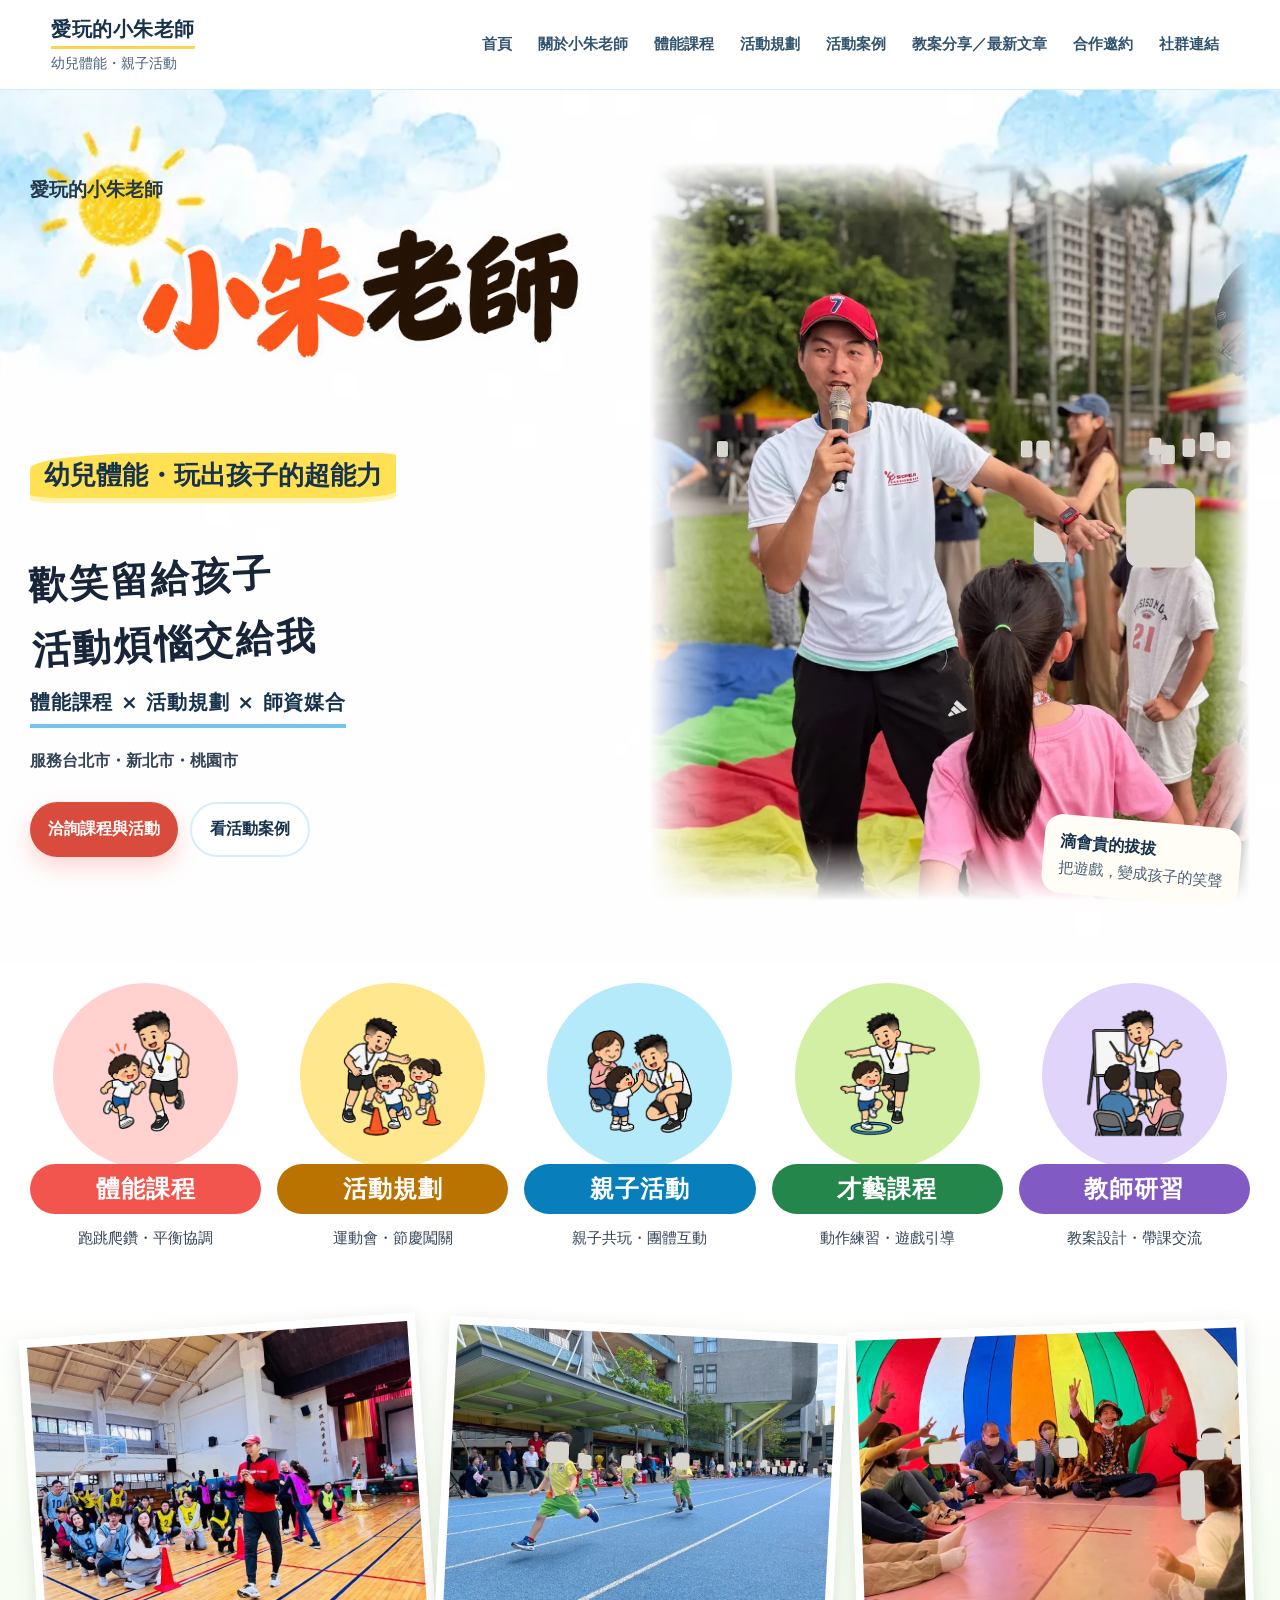
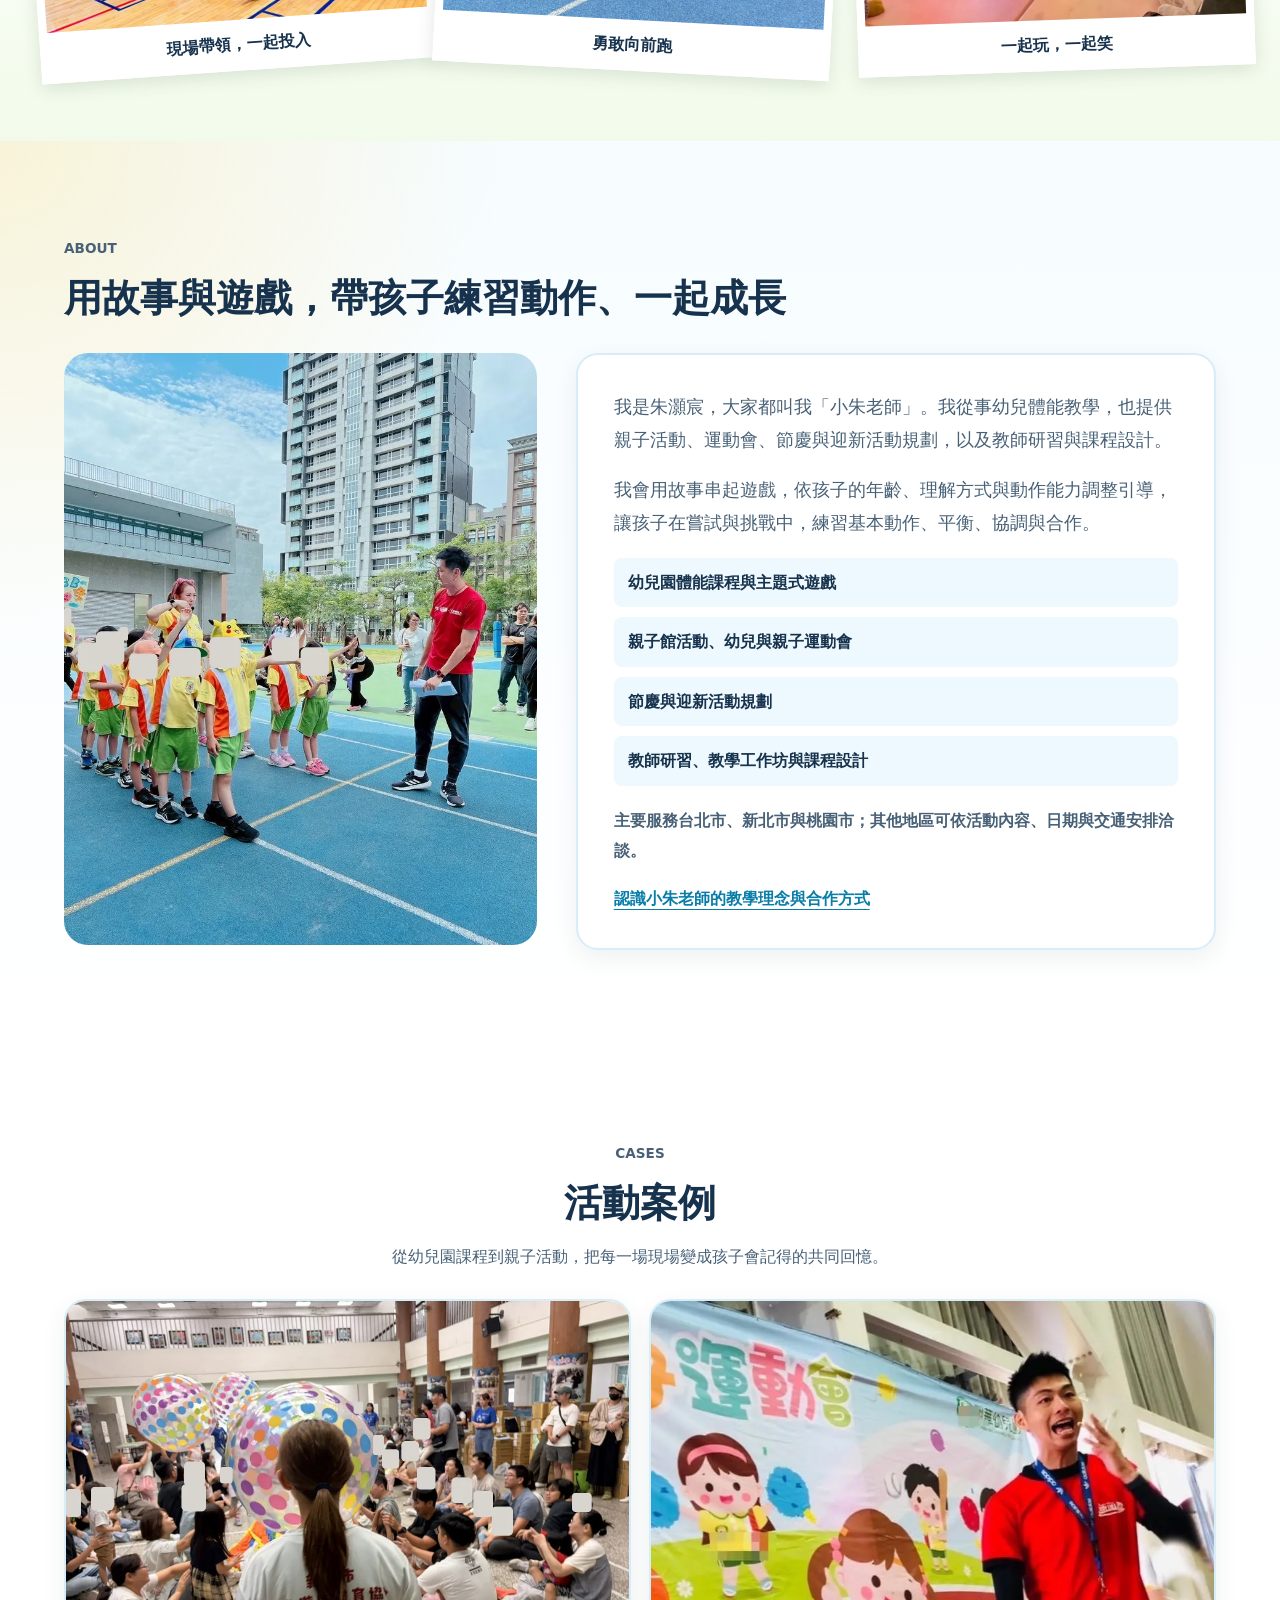
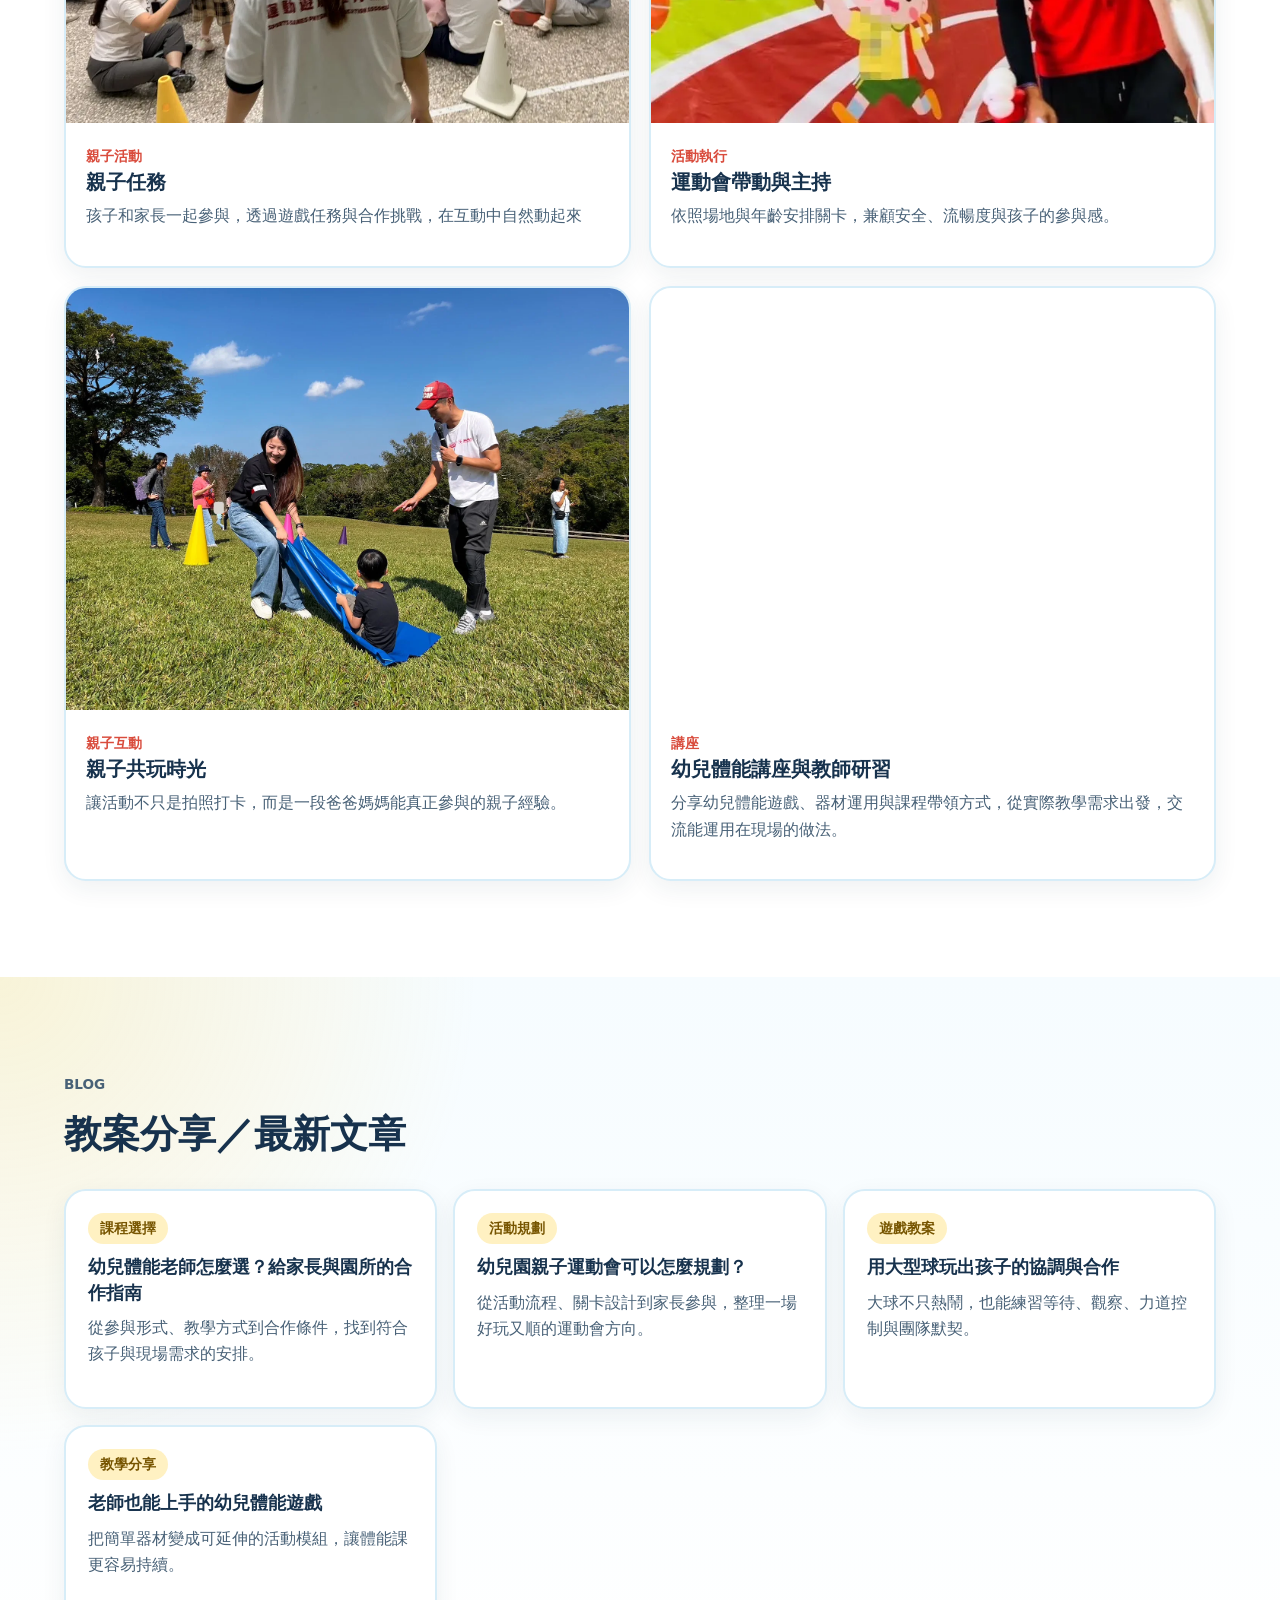
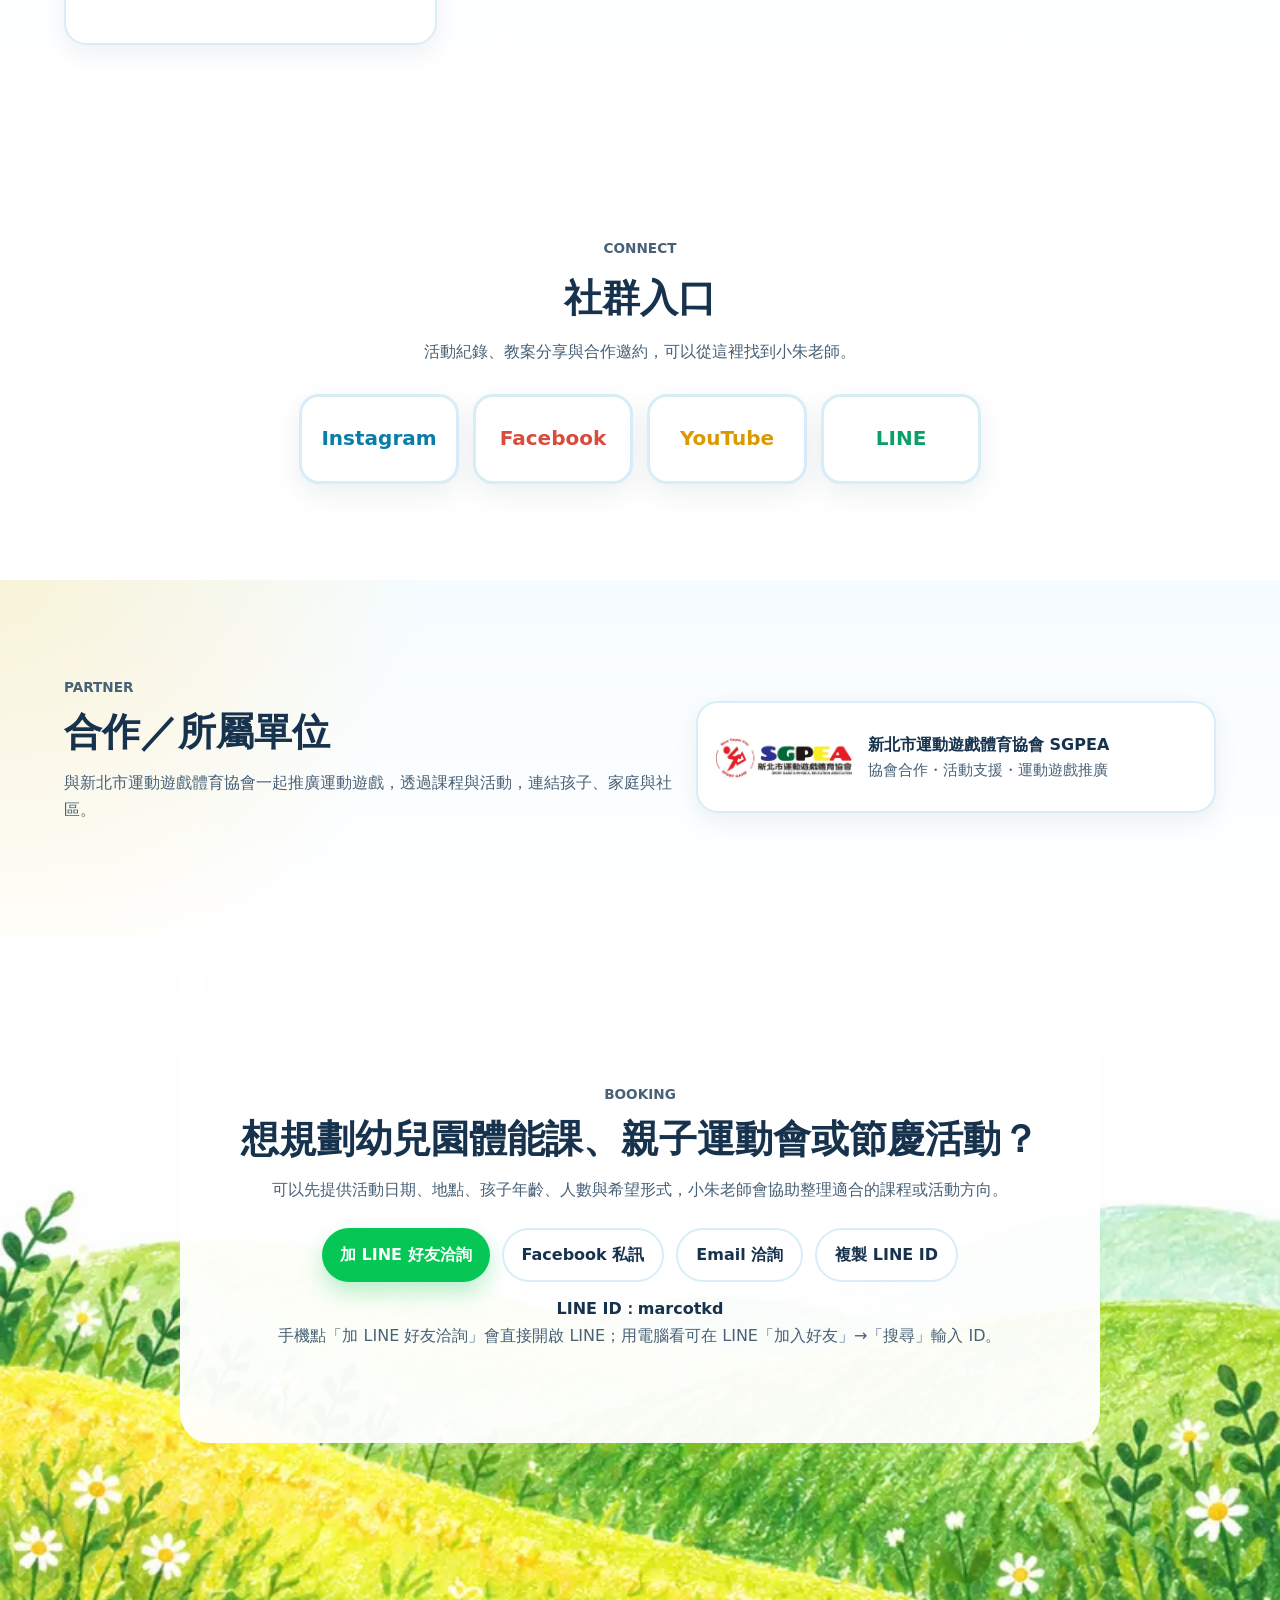
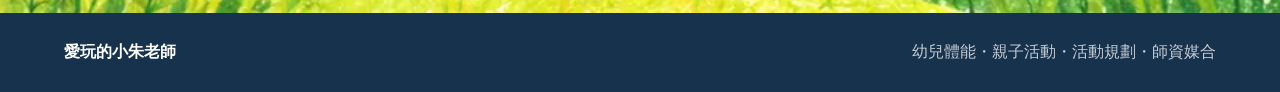
<file: index.html>
<!doctype html>
<html lang="zh-Hant">
  <head>
    <meta charset="utf-8" />
    <meta name="viewport" content="width=device-width, initial-scale=1" />
    <title>愛玩的小朱老師｜台北、新北、桃園幼兒體能老師・親子活動</title>
    <meta
      name="description"
      content="愛玩的小朱老師朱灝宸，服務台北市、新北市、桃園市，提供幼兒園體能課程、親子活動與運動會規劃。了解教學方式、活動案例與合作流程。"
    />
    <link
      rel="icon"
      type="image/svg+xml"
      href="data:image/svg+xml,%3Csvg xmlns='http://www.w3.org/2000/svg' viewBox='0 0 64 64'%3E%3Crect width='64' height='64' rx='16' fill='%2379cef2'/%3E%3Ccircle cx='24' cy='24' r='12' fill='%23ffd34e'/%3E%3Ccircle cx='41' cy='38' r='14' fill='%23ff6f61'/%3E%3Cpath d='M18 44c8 6 20 6 28 0' fill='none' stroke='white' stroke-width='5' stroke-linecap='round'/%3E%3C/svg%3E"
    />
    <link rel="canonical" href="https://hn13920753.github.io/" />
    <meta name="theme-color" content="#79cef2" />
    <link rel="stylesheet" href="/styles.css" />
  <script type="application/ld+json">{"@context": "https://schema.org", "@type": "WebSite", "@id": "https://hn13920753.github.io/#website", "url": "https://hn13920753.github.io/", "name": "愛玩的小朱老師", "inLanguage": "zh-Hant"}</script>
  <meta name="google-site-verification" content="uI-QsLlqIw6Osk7ZbJQV8DqD3nO29lWq_T3cJehXbHA" />
  
<meta property="og:type" content="website"><meta property="og:site_name" content="愛玩的小朱老師"><meta property="og:title" content="愛玩的小朱老師｜台北、新北、桃園幼兒體能老師・親子活動"><meta property="og:description" content="愛玩的小朱老師朱灝宸，服務台北市、新北市、桃園市，提供幼兒園體能課程、親子活動與運動會規劃。了解教學方式、活動案例與合作流程。"><meta property="og:url" content="https://hn13920753.github.io/"><meta property="og:image" content="https://hn13920753.github.io/assets/og-image.jpg"><meta property="og:image:width" content="1200"><meta property="og:image:height" content="630"><meta property="og:locale" content="zh_TW"><meta name="twitter:card" content="summary_large_image">
</head>
  <body class="homepage">
    <a class="skip-link" href="#main-content">跳至主要內容</a>
    <header class="site-header">
      <a class="brand" href="#home" aria-label="回到首頁">
        
        <span>
          <strong>愛玩的小朱老師</strong>
          <small>幼兒體能・親子活動</small>
        </span>
      </a>
      <button class="menu-button" type="button" aria-label="開啟導覽" aria-expanded="false" aria-controls="main-nav">
        <span></span><span></span><span></span>
      </button>
      <nav id="main-nav" class="nav-links" aria-label="主要導覽">
        <a href="#home">首頁</a>
        <a href="/about">關於小朱老師</a>
        <a href="/services/preschool-fitness">體能課程</a>
        <a href="/services/family-events">活動規劃</a>
        <a href="#cases">活動案例</a>
        <a href="#articles">教案分享／最新文章</a>
        <a href="#contact">合作邀約</a>
        <a href="#social">社群連結</a>
      </nav>
    </header>

    <main id="main-content">
      <section class="hero section-band illustrated-hero" id="home">
        <div class="hero-copy">
          <p class="eyebrow">愛玩的小朱老師</p>
          <h1><span class="hero-name hero-title-art"><img src="/assets/teacher-title.webp" alt="小朱老師" width="1200" height="480"></span><span class="hero-promise">幼兒體能・玩出孩子的超能力</span></h1>
          
          <p class="lead">歡笑留給孩子<br />活動煩惱交給我</p>
          <p class="hero-services">體能課程 × 活動規劃 × 師資媒合</p><p class="service-area">服務台北市・新北市・桃園市</p>
          <div class="hero-actions">
            <a class="primary-button" href="#contact">洽詢課程與活動</a>
            <a class="secondary-button" href="#cases">看活動案例</a>
          </div>
          <div class="quick-points" aria-label="服務重點">
            <span>體能課程・運動會・節慶活動</span>
            <span>親子活動・親子運動會・教師研習</span>
            <span>課程設計 × 團隊師資媒合</span>
            <span>多所幼兒園合作經驗</span>
          </div>
        </div>
        <div class="hero-visual original-photo" aria-label="小朱老師本人活動原照">
          <img fetchpriority="high" decoding="async" src="/assets/teacher-original-front.webp" alt="小朱老師本人戴紅帽、手持麥克風帶領戶外活動" />
          <div class="photo-note"><strong>滴會貴的拔拔</strong><span>把遊戲，變成孩子的笑聲</span></div>
        </div>
      </section>

<section class="service-strip illustrated-services" id="classes" aria-label="課程與活動服務"><a class="service-link service-1" href="/services/preschool-fitness"><span class="service-picture"><svg viewBox="0 0 385 754" aria-hidden="true"><defs><clipPath id="service-clip-0" clipPathUnits="userSpaceOnUse"><rect x="0" y="0" width="385" height="754"/></clipPath></defs><g clip-path="url(#service-clip-0)"><image href="/assets/service-reference-art.webp" width="2087" height="754"/></g></svg></span><h2>體能課程</h2><p>跑跳爬鑽・平衡協調</p></a><a class="service-link service-2" href="/services/family-events"><span class="service-picture"><svg viewBox="385 0 433 754" aria-hidden="true"><defs><clipPath id="service-clip-1" clipPathUnits="userSpaceOnUse"><rect x="385" y="0" width="433" height="754"/></clipPath></defs><g clip-path="url(#service-clip-1)"><image href="/assets/service-reference-art.webp" width="2087" height="754"/></g></svg></span><h2>活動規劃</h2><p>運動會・節慶闖關</p></a><a class="service-link service-3" href="/services/family-events"><span class="service-picture"><svg viewBox="818 0 456 754" aria-hidden="true"><defs><clipPath id="service-clip-2" clipPathUnits="userSpaceOnUse"><rect x="818" y="0" width="456" height="754"/></clipPath></defs><g clip-path="url(#service-clip-2)"><image href="/assets/service-reference-art.webp" width="2087" height="754"/></g></svg></span><h2>親子活動</h2><p>親子共玩・團體互動</p></a><a class="service-link service-4" href="#contact"><span class="service-picture"><svg viewBox="1274 0 406 754" aria-hidden="true"><defs><clipPath id="service-clip-3" clipPathUnits="userSpaceOnUse"><rect x="1274" y="0" width="406" height="754"/></clipPath></defs><g clip-path="url(#service-clip-3)"><image href="/assets/service-reference-art.webp" width="2087" height="754"/></g></svg></span><h2>才藝課程</h2><p>動作練習・遊戲引導</p></a><a class="service-link service-5" href="#contact"><span class="service-picture"><svg viewBox="1680 0 407 754" aria-hidden="true"><defs><clipPath id="service-clip-4" clipPathUnits="userSpaceOnUse"><rect x="1680" y="0" width="407" height="754"/></clipPath></defs><g clip-path="url(#service-clip-4)"><image href="/assets/service-reference-art.webp" width="2087" height="754"/></g></svg></span><h2>教師研習</h2><p>教案設計・帶課交流</p></a></section><section class="photo-ribbon" id="events" aria-label="活動現場"><figure><img src="/assets/group-activity.webp" alt="小朱老師在室內體育館帶領團體活動" loading="lazy"><figcaption>現場帶領，一起投入</figcaption></figure><figure><img src="/assets/children-race.webp" alt="孩子在戶外跑道參與跑步活動" loading="lazy"><figcaption>勇敢向前跑</figcaption></figure><figure><img src="/assets/parachute-play.webp" alt="大人與孩子一起參與彩虹傘遊戲" loading="lazy"><figcaption>一起玩，一起笑</figcaption></figure></section>
      <section class="about section-band" id="about">
        <div class="section-heading">
          <p class="eyebrow">ABOUT</p>
          <h2 class="about-title"><span>用故事與遊戲，</span><wbr><span>帶孩子練習動作、</span><wbr><span>一起成長</span></h2>
        </div>
        <div class="about-grid">
          <img loading="lazy" decoding="async" src="/assets/teacher-leading.webp" alt="小朱老師在戶外帶領孩子參與活動" />
          <div class="about-card">
            <p>我是朱灝宸，大家都叫我「小朱老師」。我從事幼兒體能教學，也提供親子活動、運動會、節慶與迎新活動規劃，以及教師研習與課程設計。</p>
            <p>我會用故事串起遊戲，依孩子的年齡、理解方式與動作能力調整引導，讓孩子在嘗試與挑戰中，練習基本動作、平衡、協調與合作。</p>
            <ul>
              <li>幼兒園體能課程與主題式遊戲</li>
              <li>親子館活動、幼兒與親子運動會</li>
              <li>節慶與迎新活動規劃</li>
              <li>教師研習、教學工作坊與課程設計</li>
            </ul>
            <p class="service-area">主要服務台北市、新北市與桃園市；其他地區可依活動內容、日期與交通安排洽談。</p>
            <a class="content-link" href="/about">認識小朱老師的教學理念與合作方式</a>
          </div>
        </div>
      </section>

      <section class="cases" id="cases">
        <div class="section-heading center">
          <p class="eyebrow">CASES</p>
          <h2>活動案例</h2>
          <p>從幼兒園課程到親子活動，把每一場現場變成孩子會記得的共同回憶。</p>
        </div>
        <div class="case-grid">
          <article class="case-card featured">
            <img loading="lazy" decoding="async" src="/assets/activity-balls-close.webp" alt="親子大球互動活動現場" />
            <div>
              <span>親子活動</span>
              <h3>親子任務</h3>
              <p>孩子和家長一起參與，透過遊戲任務與合作挑戰，在互動中自然動起來</p>
            </div>
          </article>
          <article class="case-card">
            <img loading="lazy" decoding="async" src="/assets/teacher-event-host.webp" alt="小朱老師穿紅色上衣在運動會現場帶領活動" />
            <div>
              <span>活動執行</span>
              <h3>運動會帶動與主持</h3>
              <p>依照場地與年齡安排關卡，兼顧安全、流暢度與孩子的參與感。</p>
            </div>
          </article>
          <article class="case-card">
            <img loading="lazy" decoding="async" src="/assets/parent-child-outdoor.webp" alt="小朱老師在草地帶領家長與孩子進行合作遊戲" />
            <div>
              <span>親子互動</span>
              <h3>親子共玩時光</h3>
              <p>讓活動不只是拍照打卡，而是一段爸爸媽媽能真正參與的親子經驗。</p>
            </div>
          </article>
        <article class="case-card lecture-card">
            <img loading="lazy" decoding="async" src="/assets/teacher-lecture.webp" alt="小朱老師於講座現場分享幼兒體能教學與器材運用" />
            <div>
              <span>講座</span>
              <h3>幼兒體能講座與教師研習</h3>
              <p>分享幼兒體能遊戲、器材運用與課程帶領方式，從實際教學需求出發，交流能運用在現場的做法。</p>
            </div>
          </article>
        </div>
      </section>

      <section class="articles section-band" id="articles">
        <div class="section-heading">
          <p class="eyebrow">BLOG</p>
          <h2>教案分享／最新文章</h2>
        </div>
        <div class="article-list">
<a href="/articles/choosing-preschool-fitness-teacher"><span class="article-category">課程選擇</span><strong>幼兒體能老師怎麼選？給家長與園所的合作指南</strong><span>從參與形式、教學方式到合作條件，找到符合孩子與現場需求的安排。</span></a>
          <a href="/articles/sports-day">
            <span class="article-category">活動規劃</span>
            <strong>幼兒園親子運動會可以怎麼規劃？</strong>
            <span>從活動流程、關卡設計到家長參與，整理一場好玩又順的運動會方向。</span>
          </a>
          <a href="/articles/big-ball-games">
            <span class="article-category">遊戲教案</span>
            <strong>用大型球玩出孩子的協調與合作</strong>
            <span>大球不只熱鬧，也能練習等待、觀察、力道控制與團隊默契。</span>
          </a>
          <a href="/articles/simple-movement-games">
            <span class="article-category">教學分享</span>
            <strong>老師也能上手的幼兒體能遊戲</strong>
            <span>把簡單器材變成可延伸的活動模組，讓體能課更容易持續。</span>
          </a>
        </div>
      </section>

      <section class="social-contact" id="social">
        <div class="section-heading center">
          <p class="eyebrow">CONNECT</p>
          <h2>社群入口</h2>
          <p>活動紀錄、教案分享與合作邀約，可以從這裡找到小朱老師。</p>
        </div>
        <div class="social-grid">
          <a href="https://www.instagram.com/marcotricking" target="_blank" rel="noopener noreferrer" aria-label="Instagram（另開視窗）">Instagram</a>
          <a href="https://www.facebook.com/people/%E6%84%9B%E7%8E%A9%E7%9A%84%E5%B0%8F%E6%9C%B1%E8%80%81%E5%B8%ABx%E5%B9%BC%E5%85%92%E9%AB%94%E8%83%BD-%E8%A6%AA%E5%AD%90%E6%B4%BB%E5%8B%95/100068002833353/?mibextid=LQQJ4d" target="_blank" rel="noopener noreferrer" aria-label="Facebook 粉絲專頁（另開視窗）">Facebook</a>
          <a href="https://youtube.com/@hn13920753?si=4Amj_47XRiG3x8Dd" target="_blank" rel="noopener noreferrer" aria-label="YouTube 頻道（另開視窗）">YouTube</a>
          <a href="https://line.me/R/ti/p/~marcotkd" target="_blank" rel="noopener noreferrer" aria-label="LINE 加好友（另開視窗）">LINE</a>
        </div>
      </section>

      <section class="partners section-band">
        <div>
          <p class="eyebrow">PARTNER</p>
          <h2>合作／所屬單位</h2>
          <p>與新北市運動遊戲體育協會一起推廣運動遊戲，透過課程與活動，連結孩子、家庭與社區。</p>
        </div>
        <div class="partner-card">
          <img loading="lazy" decoding="async" src="/assets/sgpea-logo.webp" alt="新北市運動遊戲體育協會 SGPEA Logo" />
          <div>
            <strong>新北市運動遊戲體育協會 SGPEA</strong>
            <span>協會合作・活動支援・運動遊戲推廣</span>
          </div>
        </div>
      </section>

      <section class="contact illustrated-contact" id="contact">
        <div class="contact-panel">
          <p class="eyebrow">BOOKING</p>
          <h2>想規劃幼兒園體能課、親子運動會或節慶活動？</h2>
          <p>可以先提供活動日期、地點、孩子年齡、人數與希望形式，小朱老師會協助整理適合的課程或活動方向。</p>
          <div class="contact-options"><a class="primary-button line-button" href="https://line.me/R/ti/p/~marcotkd" target="_blank" rel="noopener noreferrer">加 LINE 好友洽詢</a><a class="secondary-button" href="https://www.facebook.com/people/%E6%84%9B%E7%8E%A9%E7%9A%84%E5%B0%8F%E6%9C%B1%E8%80%81%E5%B8%ABx%E5%B9%BC%E5%85%92%E9%AB%94%E8%83%BD-%E8%A6%AA%E5%AD%90%E6%B4%BB%E5%8B%95/100068002833353/?mibextid=LQQJ4d" target="_blank" rel="noopener noreferrer">Facebook 私訊</a><a class="secondary-button" href="mailto:hn13920753@gmail.com?subject=幼兒體能與活動合作洽詢">Email 洽詢</a><button class="secondary-button" type="button" id="copy-line">複製 LINE ID</button></div><strong class="line-id" id="line-contact">LINE ID：<span id="line-value">marcotkd</span></strong><p>手機點「加 LINE 好友洽詢」會直接開啟 LINE；用電腦看可在 LINE「加入好友」→「搜尋」輸入 ID。</p><p class="copy-status" id="copy-status" role="status" aria-live="polite"></p>
        </div>
      </section>
    </main>

    <footer>
      <strong>愛玩的小朱老師</strong>
      <span>幼兒體能・親子活動・活動規劃・師資媒合</span>
    </footer>

    <script>
      const menuButton = document.querySelector(".menu-button");
      const navLinks = document.querySelector(".nav-links");

      menuButton.addEventListener("click", () => {
        const isOpen = navLinks.classList.toggle("open");
        menuButton.setAttribute("aria-expanded", String(isOpen));
      });

      const closeMenu = () => { navLinks.classList.remove("open"); menuButton.setAttribute("aria-expanded", "false"); };
      document.addEventListener("keydown", event => { if (event.key === "Escape") { closeMenu(); menuButton.focus(); } });
      document.addEventListener("click", event => { if (!event.target.closest(".site-header")) closeMenu(); });
      window.addEventListener("resize", () => { if (window.innerWidth > 1180) closeMenu(); });
      navLinks.addEventListener("click", (event) => {
        if (event.target.tagName === "A") {
          navLinks.classList.remove("open");
          menuButton.setAttribute("aria-expanded", "false");
        }
      });
      document.getElementById("copy-line").addEventListener("click", async () => {
        const status = document.getElementById("copy-status");
        try { await navigator.clipboard.writeText("marcotkd"); status.textContent = "已複製 marcotkd，可貼到 LINE 搜尋"; }
        catch { status.textContent = "請長按或選取上方的 marcotkd 複製，再貼到 LINE 搜尋"; }
      });
    </script>
  <script src="/scroll-motion.js" defer></script><a class="floating-line" href="https://line.me/R/ti/p/~marcotkd" target="_blank" rel="noopener noreferrer" aria-label="用 LINE 洽詢小朱老師（另開視窗）">LINE 洽詢</a><script src="/analytics.js" defer></script></body>
</html>
</file>
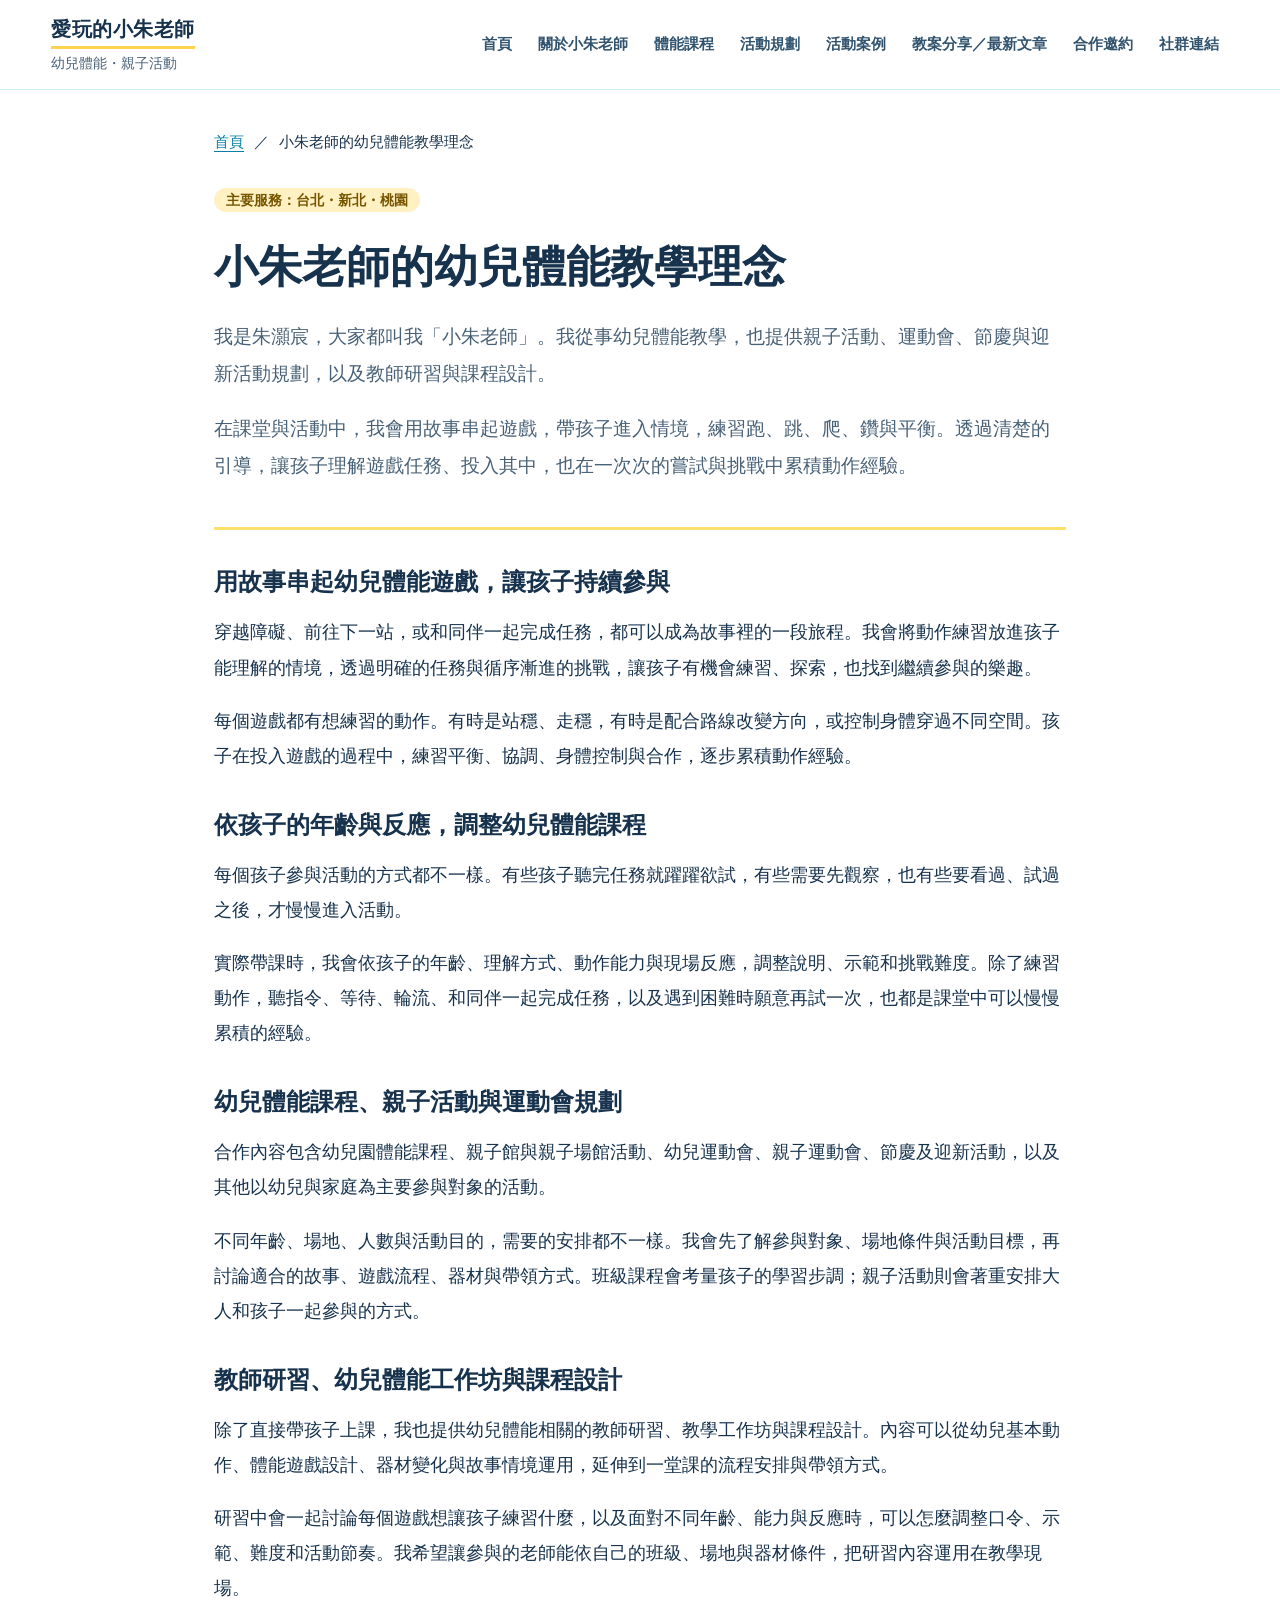
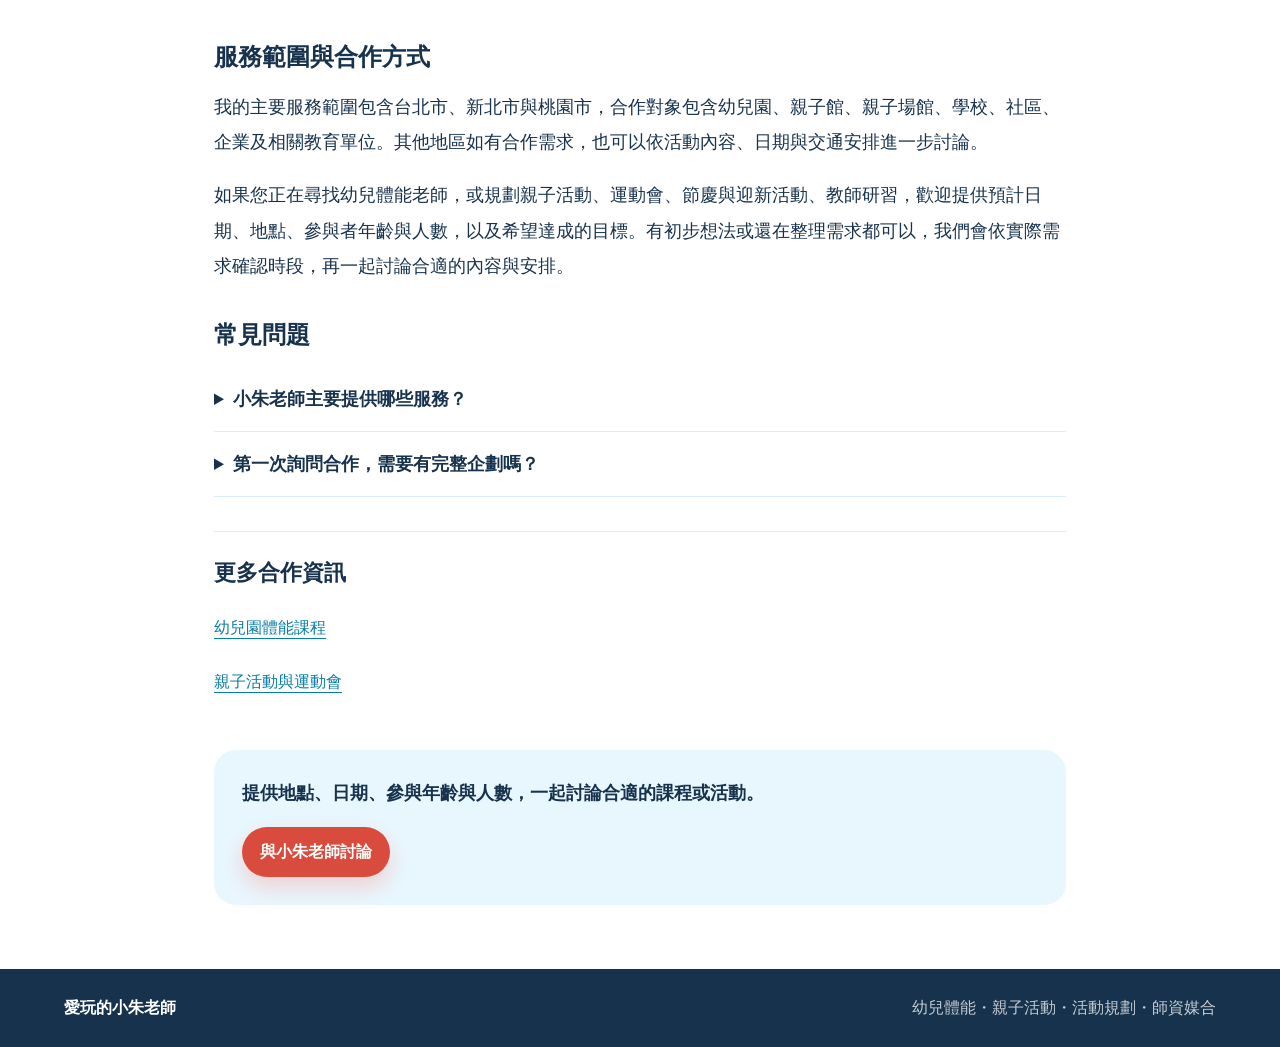
<file: about.html>
<!doctype html><html lang="zh-Hant"><head><meta charset="utf-8"><meta name="viewport" content="width=device-width,initial-scale=1"><title>小朱老師的幼兒體能教學理念｜愛玩的小朱老師</title><meta name="description" content="認識愛玩的小朱老師朱灝宸的幼兒體能教學理念，了解親子活動、幼兒與親子運動會、教師研習與課程設計服務。主要服務台北市、新北市與桃園市，其他地區可依活動需求洽談。"><link rel="canonical" href="https://hn13920753.github.io/about"><link rel="stylesheet" href="/styles.css"><script type="application/ld+json">{"@context":"https://schema.org","@type":"ProfilePage","name":"小朱老師的幼兒體能教學理念","url":"https://hn13920753.github.io/about","mainEntity":{"@type":"Person","@id":"https://hn13920753.github.io/#teacher","name":"小朱老師","alternateName":"朱灝宸","jobTitle":"幼兒體能老師","url":"https://hn13920753.github.io/about","sameAs":["https://www.instagram.com/marcotricking","https://www.facebook.com/people/%E6%84%9B%E7%8E%A9%E7%9A%84%E5%B0%8F%E6%9C%B1%E8%80%81%E5%B8%ABx%E5%B9%BC%E5%85%92%E9%AB%94%E8%83%BD-%E8%A6%AA%E5%AD%90%E6%B4%BB%E5%8B%95/100068002833353/?mibextid=LQQJ4d","https://youtube.com/@hn13920753?si=4Amj_47XRiG3x8Dd"]}}</script>
<meta property="og:type" content="website"><meta property="og:site_name" content="愛玩的小朱老師"><meta property="og:title" content="小朱老師的幼兒體能教學理念｜愛玩的小朱老師"><meta property="og:description" content="認識愛玩的小朱老師朱灝宸的幼兒體能教學理念，了解親子活動、幼兒與親子運動會、教師研習與課程設計服務。主要服務台北市、新北市與桃園市，其他地區可依活動需求洽談。"><meta property="og:url" content="https://hn13920753.github.io/about"><meta property="og:image" content="https://hn13920753.github.io/assets/og-image.jpg"><meta property="og:image:width" content="1200"><meta property="og:image:height" content="630"><meta property="og:locale" content="zh_TW"><meta name="twitter:card" content="summary_large_image">
</head><body><a class="skip-link" href="#main-content">跳至主要內容</a><header class="site-header">
      <a class="brand" href="/#home" aria-label="回到首頁">
        
        <span>
          <strong>愛玩的小朱老師</strong>
          <small>幼兒體能・親子活動</small>
        </span>
      </a>
      <button class="menu-button" type="button" aria-label="開啟導覽" aria-expanded="false" aria-controls="main-nav">
        <span></span><span></span><span></span>
      </button>
      <nav id="main-nav" class="nav-links" aria-label="主要導覽">
        <a href="/#home">首頁</a>
        <a href="/about">關於小朱老師</a>
        <a href="/services/preschool-fitness">體能課程</a>
        <a href="/services/family-events">活動規劃</a>
        <a href="/#cases">活動案例</a>
        <a href="/#articles">教案分享／最新文章</a>
        <a href="/#contact">合作邀約</a>
        <a href="/#social">社群連結</a>
      </nav>
    </header><main id="main-content" class="article-page service-page about-page"><nav class="breadcrumbs" aria-label="麵包屑"><a href="/">首頁</a><span>／</span><span>小朱老師的幼兒體能教學理念</span></nav><article><header class="article-header"><span class="article-category">主要服務：台北・新北・桃園</span><h1><span>小朱老師的</span><wbr><span>幼兒體能教學理念</span></h1><p class="article-intro">我是朱灝宸，大家都叫我「小朱老師」。我從事幼兒體能教學，也提供親子活動、運動會、節慶與迎新活動規劃，以及教師研習與課程設計。</p><p class="article-intro">在課堂與活動中，我會用故事串起遊戲，帶孩子進入情境，練習跑、跳、爬、鑽與平衡。透過清楚的引導，讓孩子理解遊戲任務、投入其中，也在一次次的嘗試與挑戰中累積動作經驗。</p></header><div class="article-body"><section><h2>用故事串起幼兒體能遊戲，讓孩子持續參與</h2><p>穿越障礙、前往下一站，或和同伴一起完成任務，都可以成為故事裡的一段旅程。我會將動作練習放進孩子能理解的情境，透過明確的任務與循序漸進的挑戰，讓孩子有機會練習、探索，也找到繼續參與的樂趣。</p><p>每個遊戲都有想練習的動作。有時是站穩、走穩，有時是配合路線改變方向，或控制身體穿過不同空間。孩子在投入遊戲的過程中，練習平衡、協調、身體控制與合作，逐步累積動作經驗。</p></section><section><h2>依孩子的年齡與反應，調整幼兒體能課程</h2><p>每個孩子參與活動的方式都不一樣。有些孩子聽完任務就躍躍欲試，有些需要先觀察，也有些要看過、試過之後，才慢慢進入活動。</p><p>實際帶課時，我會依孩子的年齡、理解方式、動作能力與現場反應，調整說明、示範和挑戰難度。除了練習動作，聽指令、等待、輪流、和同伴一起完成任務，以及遇到困難時願意再試一次，也都是課堂中可以慢慢累積的經驗。</p></section><section><h2>幼兒體能課程、親子活動與運動會規劃</h2><p>合作內容包含幼兒園體能課程、親子館與親子場館活動、幼兒運動會、親子運動會、節慶及迎新活動，以及其他以幼兒與家庭為主要參與對象的活動。</p><p>不同年齡、場地、人數與活動目的，需要的安排都不一樣。我會先了解參與對象、場地條件與活動目標，再討論適合的故事、遊戲流程、器材與帶領方式。班級課程會考量孩子的學習步調；親子活動則會著重安排大人和孩子一起參與的方式。</p></section><section><h2>教師研習、幼兒體能工作坊與課程設計</h2><p>除了直接帶孩子上課，我也提供幼兒體能相關的教師研習、教學工作坊與課程設計。內容可以從幼兒基本動作、體能遊戲設計、器材變化與故事情境運用，延伸到一堂課的流程安排與帶領方式。</p><p>研習中會一起討論每個遊戲想讓孩子練習什麼，以及面對不同年齡、能力與反應時，可以怎麼調整口令、示範、難度和活動節奏。我希望讓參與的老師能依自己的班級、場地與器材條件，把研習內容運用在教學現場。</p></section><section><h2>服務範圍與合作方式</h2><p>我的主要服務範圍包含台北市、新北市與桃園市，合作對象包含幼兒園、親子館、親子場館、學校、社區、企業及相關教育單位。其他地區如有合作需求，也可以依活動內容、日期與交通安排進一步討論。</p><p>如果您正在尋找幼兒體能老師，或規劃親子活動、運動會、節慶與迎新活動、教師研習，歡迎提供預計日期、地點、參與者年齡與人數，以及希望達成的目標。有初步想法或還在整理需求都可以，我們會依實際需求確認時段，再一起討論合適的內容與安排。</p></section><section class="service-faq"><h2>常見問題</h2><details><summary>小朱老師主要提供哪些服務？</summary><p>主要包含幼兒園體能課程、親子活動、運動會、節慶與迎新活動，也可洽談教學工作坊及課程設計。</p></details><details><summary>第一次詢問合作，需要有完整企劃嗎？</summary><p>不需要。先提供日期、地點、年齡、人數與大致需求，就能作為討論起點，細節再依實際情況確認。</p></details></section></div></article><aside class="related"><h2>更多合作資訊</h2><a href="/services/preschool-fitness">幼兒園體能課程</a><a href="/services/family-events">親子活動與運動會</a></aside><div class="article-cta"><p>提供地點、日期、參與年齡與人數，一起討論合適的課程或活動。</p><a class="primary-button" href="/#contact">與小朱老師討論</a></div></main><footer>
      <strong>愛玩的小朱老師</strong>
      <span>幼兒體能・親子活動・活動規劃・師資媒合</span>
    </footer><script>const b=document.querySelector('.menu-button'),n=document.querySelector('.nav-links');function close(){n.classList.remove('open');b.setAttribute('aria-expanded','false')}b.addEventListener('click',()=>{const o=n.classList.toggle('open');b.setAttribute('aria-expanded',String(o))});n.addEventListener('click',e=>{if(e.target.closest('a'))close()});document.addEventListener('keydown',e=>{if(e.key==='Escape'){close();b.focus()}});document.addEventListener('click',e=>{if(!e.target.closest('.site-header'))close()});window.addEventListener('resize',()=>{if(innerWidth>980)close()});</script><script src="/scroll-motion.js" defer></script><a class="floating-line" href="https://line.me/R/ti/p/~marcotkd" target="_blank" rel="noopener noreferrer" aria-label="用 LINE 洽詢小朱老師（另開視窗）">LINE 洽詢</a><script src="/analytics.js" defer></script></body></html>
</file>
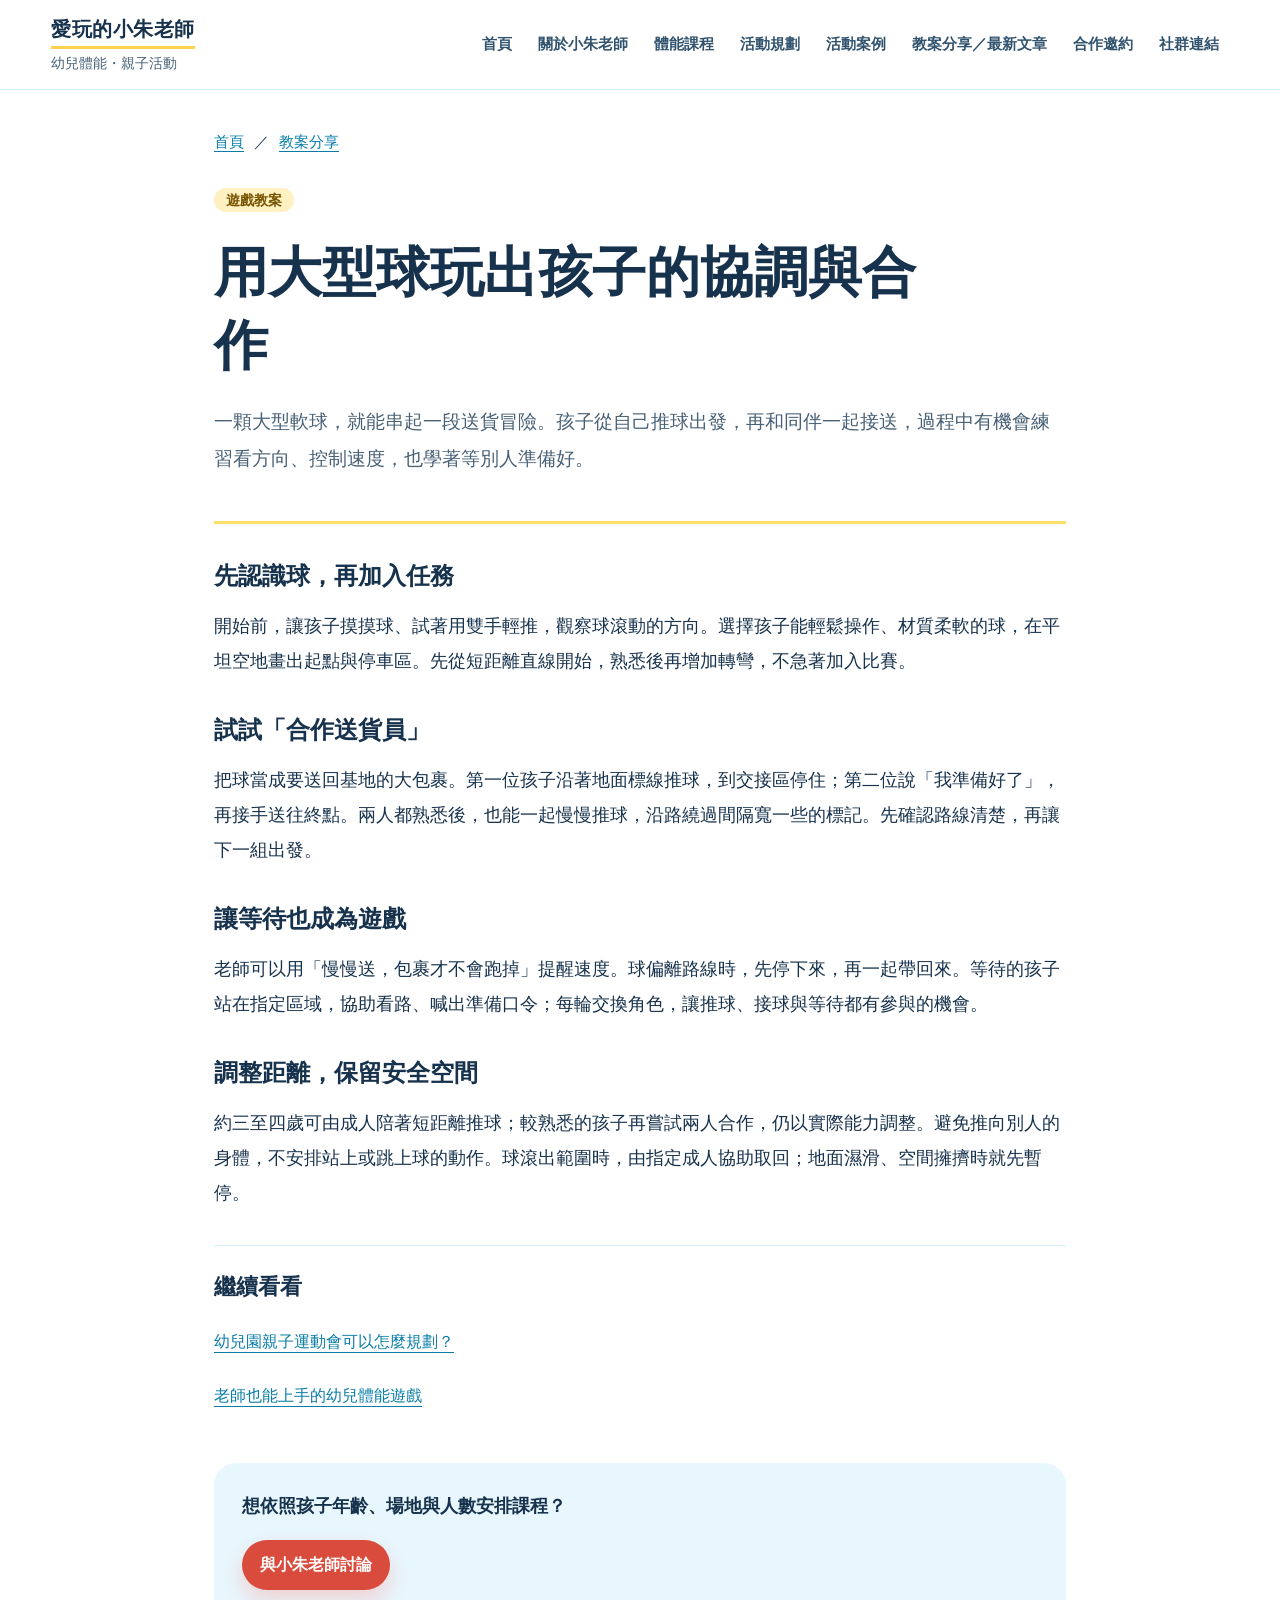
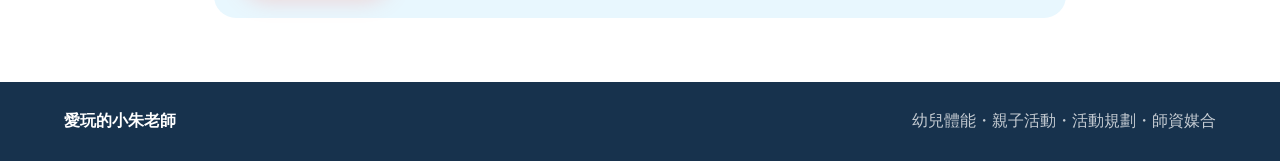
<file: articles/big-ball-games.html>
<!doctype html><html lang="zh-Hant"><head><meta charset="utf-8"><meta name="viewport" content="width=device-width,initial-scale=1"><title>用大型球玩出孩子的協調與合作｜愛玩的小朱老師</title><meta name="description" content="一顆大型軟球，就能串起一段送貨冒險。孩子從自己推球出發，再和同伴一起接送，過程中有機會練習看方向、控制速度，也學著等別人準備好。"><link rel="canonical" href="https://hn13920753.github.io/articles/big-ball-games"><link rel="stylesheet" href="/styles.css"><meta name="theme-color" content="#79cef2">
<meta property="og:type" content="website"><meta property="og:site_name" content="愛玩的小朱老師"><meta property="og:title" content="用大型球玩出孩子的協調與合作｜愛玩的小朱老師"><meta property="og:description" content="一顆大型軟球，就能串起一段送貨冒險。孩子從自己推球出發，再和同伴一起接送，過程中有機會練習看方向、控制速度，也學著等別人準備好。"><meta property="og:url" content="https://hn13920753.github.io/articles/big-ball-games"><meta property="og:image" content="https://hn13920753.github.io/assets/og-image.jpg"><meta property="og:image:width" content="1200"><meta property="og:image:height" content="630"><meta property="og:locale" content="zh_TW"><meta name="twitter:card" content="summary_large_image">
</head><body><a class="skip-link" href="#main-content">跳至主要內容</a><header class="site-header">
      <a class="brand" href="/#home" aria-label="回到首頁">
        
        <span>
          <strong>愛玩的小朱老師</strong>
          <small>幼兒體能・親子活動</small>
        </span>
      </a>
      <button class="menu-button" type="button" aria-label="開啟導覽" aria-expanded="false" aria-controls="main-nav">
        <span></span><span></span><span></span>
      </button>
      <nav id="main-nav" class="nav-links" aria-label="主要導覽">
        <a href="/#home">首頁</a>
        <a href="/about">關於小朱老師</a>
        <a href="/services/preschool-fitness">體能課程</a>
        <a href="/services/family-events">活動規劃</a>
        <a href="/#cases">活動案例</a>
        <a href="/#articles">教案分享／最新文章</a>
        <a href="/#contact">合作邀約</a>
        <a href="/#social">社群連結</a>
      </nav>
    </header><main id="main-content" class="article-page"><nav class="breadcrumbs" aria-label="麵包屑"><a href="/">首頁</a><span>／</span><a href="/#articles">教案分享</a></nav><article><header class="article-header"><span class="article-category">遊戲教案</span><h1>用大型球玩出孩子的協調與合作</h1><p class="article-intro">一顆大型軟球，就能串起一段送貨冒險。孩子從自己推球出發，再和同伴一起接送，過程中有機會練習看方向、控制速度，也學著等別人準備好。</p></header><div class="article-body"><section><h2>先認識球，再加入任務</h2><p>開始前，讓孩子摸摸球、試著用雙手輕推，觀察球滾動的方向。選擇孩子能輕鬆操作、材質柔軟的球，在平坦空地畫出起點與停車區。先從短距離直線開始，熟悉後再增加轉彎，不急著加入比賽。</p></section><section><h2>試試「合作送貨員」</h2><p>把球當成要送回基地的大包裹。第一位孩子沿著地面標線推球，到交接區停住；第二位說「我準備好了」，再接手送往終點。兩人都熟悉後，也能一起慢慢推球，沿路繞過間隔寬一些的標記。先確認路線清楚，再讓下一組出發。</p></section><section><h2>讓等待也成為遊戲</h2><p>老師可以用「慢慢送，包裹才不會跑掉」提醒速度。球偏離路線時，先停下來，再一起帶回來。等待的孩子站在指定區域，協助看路、喊出準備口令；每輪交換角色，讓推球、接球與等待都有參與的機會。</p></section><section><h2>調整距離，保留安全空間</h2><p>約三至四歲可由成人陪著短距離推球；較熟悉的孩子再嘗試兩人合作，仍以實際能力調整。避免推向別人的身體，不安排站上或跳上球的動作。球滾出範圍時，由指定成人協助取回；地面濕滑、空間擁擠時就先暫停。</p></section></div></article><aside class="related"><h2>繼續看看</h2><a href="/articles/sports-day">幼兒園親子運動會可以怎麼規劃？</a><a href="/articles/simple-movement-games">老師也能上手的幼兒體能遊戲</a></aside><div class="article-cta"><p>想依照孩子年齡、場地與人數安排課程？</p><a class="primary-button" href="/#contact">與小朱老師討論</a></div></main><footer>
      <strong>愛玩的小朱老師</strong>
      <span>幼兒體能・親子活動・活動規劃・師資媒合</span>
    </footer>    <script>
      const menuButton = document.querySelector(".menu-button");
      const navLinks = document.querySelector(".nav-links");

      menuButton.addEventListener("click", () => {
        const isOpen = navLinks.classList.toggle("open");
        menuButton.setAttribute("aria-expanded", String(isOpen));
      });

      const closeMenu = () => { navLinks.classList.remove("open"); menuButton.setAttribute("aria-expanded", "false"); };
      document.addEventListener("keydown", event => { if (event.key === "Escape") { closeMenu(); menuButton.focus(); } });
      document.addEventListener("click", event => { if (!event.target.closest(".site-header")) closeMenu(); });
      window.addEventListener("resize", () => { if (window.innerWidth > 980) closeMenu(); });
      navLinks.addEventListener("click", (event) => {
        if (event.target.tagName === "A") {
          navLinks.classList.remove("open");
          menuButton.setAttribute("aria-expanded", "false");
        }
      });
    </script><script src="/scroll-motion.js" defer></script><a class="floating-line" href="https://line.me/R/ti/p/~marcotkd" target="_blank" rel="noopener noreferrer" aria-label="用 LINE 洽詢小朱老師（另開視窗）">LINE 洽詢</a><script src="/analytics.js" defer></script></body></html>
</file>
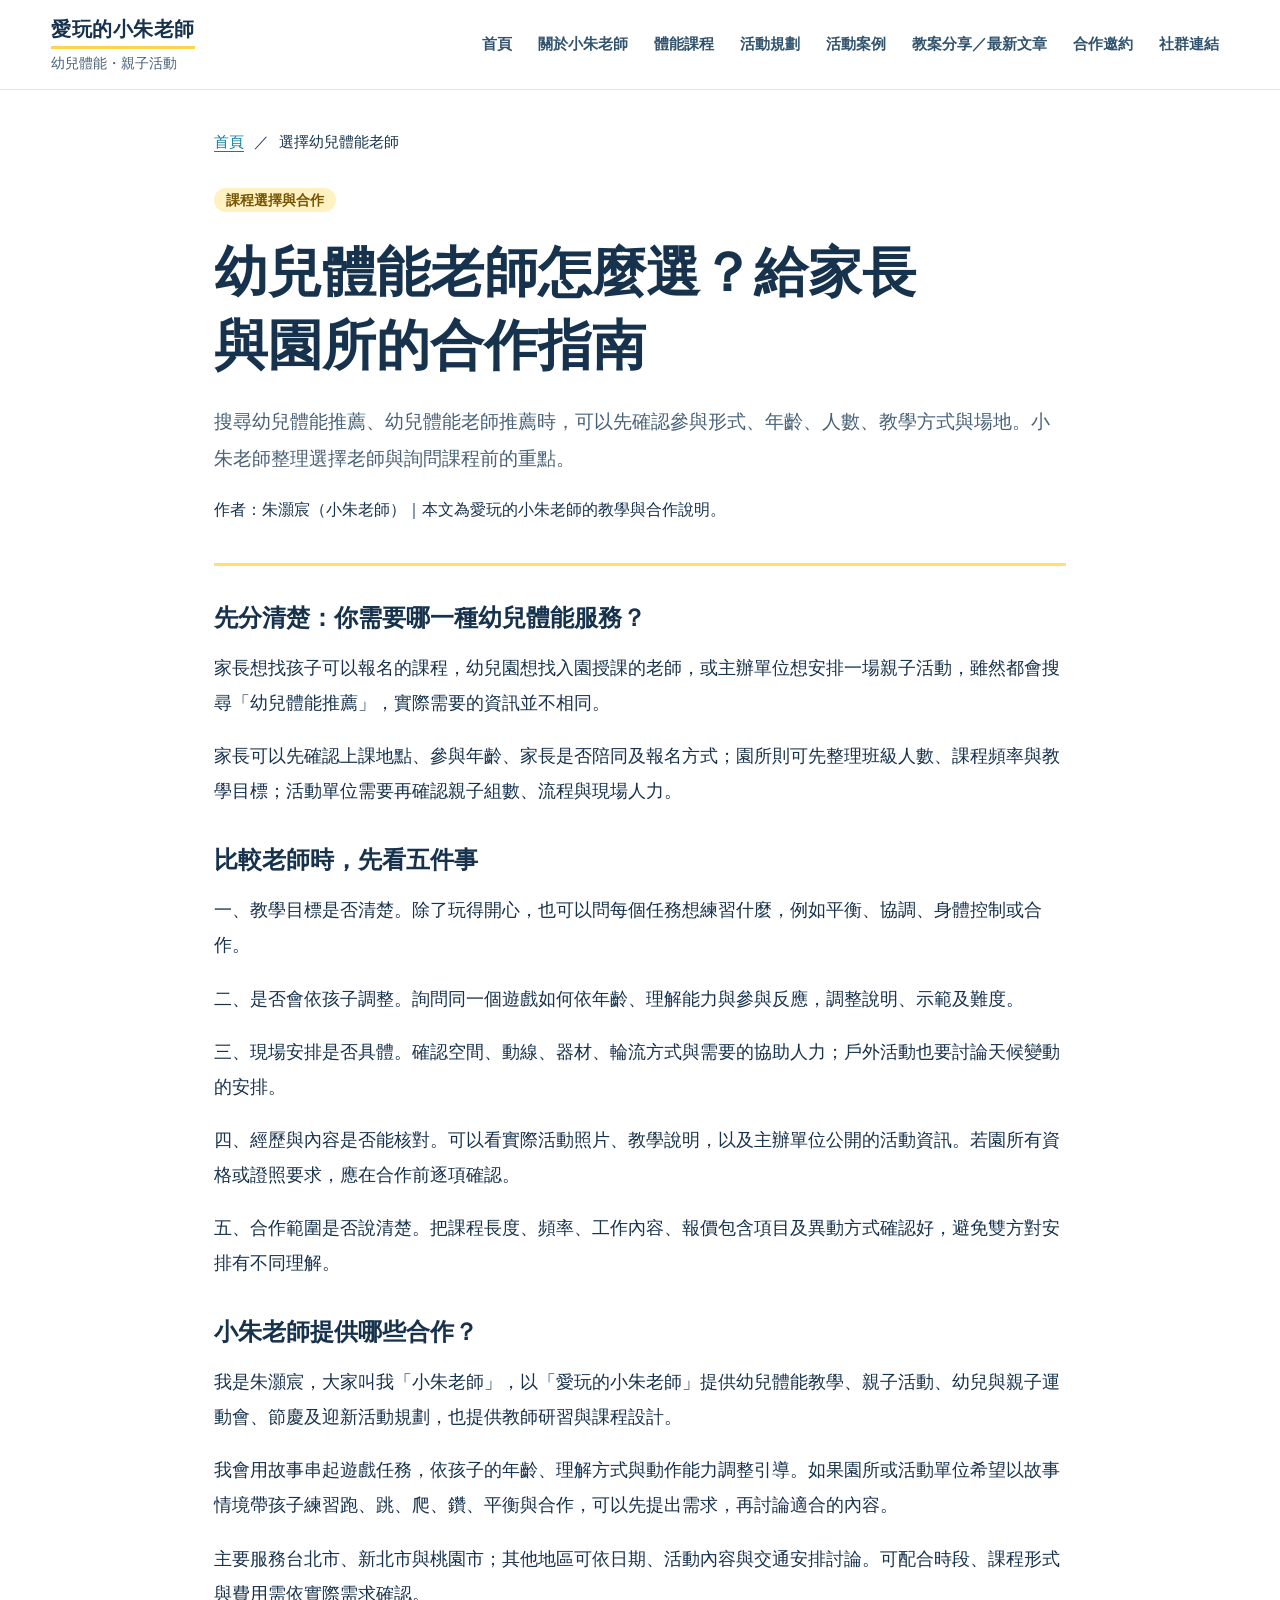
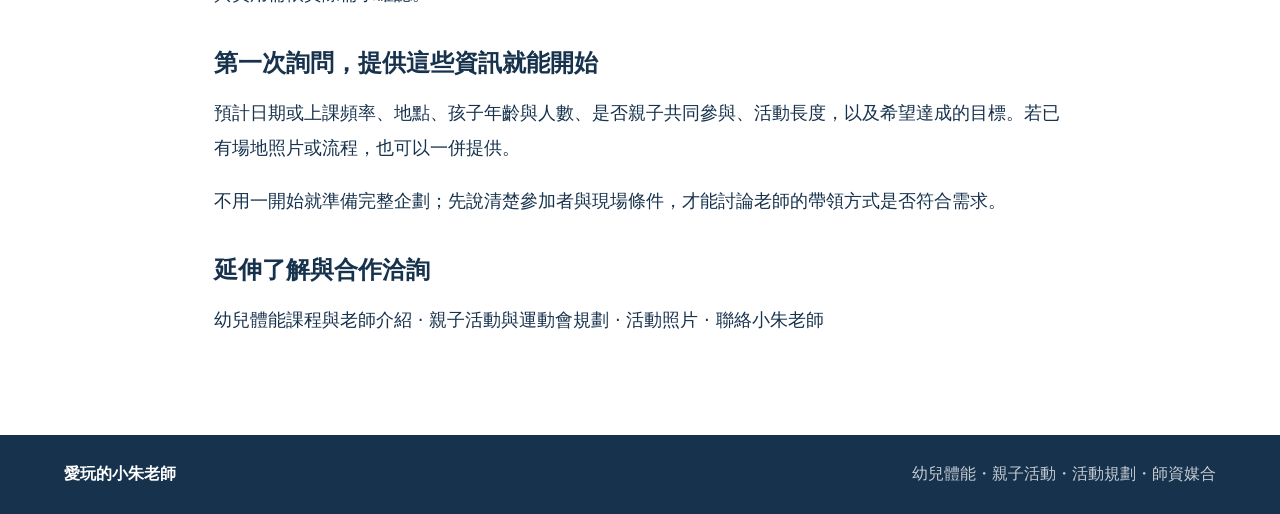
<file: articles/choosing-preschool-fitness-teacher.html>
<!doctype html><html lang="zh-Hant"><head><meta charset="utf-8"><meta name="viewport" content="width=device-width,initial-scale=1"><title>幼兒體能老師怎麼選？給家長與園所的合作指南｜愛玩的小朱老師</title><meta name="description" content="搜尋幼兒體能推薦、幼兒體能老師推薦時，可以先確認參與形式、年齡、人數、教學方式與場地。小朱老師整理選擇老師與詢問課程前的重點。"><link rel="canonical" href="https://hn13920753.github.io/articles/choosing-preschool-fitness-teacher"><link rel="stylesheet" href="/styles.css"><script type="application/ld+json">{"@context": "https://schema.org", "@type": "Article", "headline": "幼兒體能老師怎麼選？給家長與園所的合作指南", "description": "搜尋幼兒體能推薦、幼兒體能老師推薦時，可以先確認參與形式、年齡、人數、教學方式與場地。小朱老師整理選擇老師與詢問課程前的重點。", "url": "https://hn13920753.github.io/articles/choosing-preschool-fitness-teacher", "mainEntityOfPage": "https://hn13920753.github.io/articles/choosing-preschool-fitness-teacher", "author": {"@type": "Person", "@id": "https://hn13920753.github.io/#teacher", "name": "朱灝宸", "alternateName": "小朱老師", "url": "https://hn13920753.github.io/about"}}</script>
<meta property="og:type" content="website"><meta property="og:site_name" content="愛玩的小朱老師"><meta property="og:title" content="幼兒體能老師怎麼選？給家長與園所的合作指南｜愛玩的小朱老師"><meta property="og:description" content="搜尋幼兒體能推薦、幼兒體能老師推薦時，可以先確認參與形式、年齡、人數、教學方式與場地。小朱老師整理選擇老師與詢問課程前的重點。"><meta property="og:url" content="https://hn13920753.github.io/articles/choosing-preschool-fitness-teacher"><meta property="og:image" content="https://hn13920753.github.io/assets/og-image.jpg"><meta property="og:image:width" content="1200"><meta property="og:image:height" content="630"><meta property="og:locale" content="zh_TW"><meta name="twitter:card" content="summary_large_image">
</head><body><a class="skip-link" href="#main-content">跳至主要內容</a><header class="site-header">
      <a class="brand" href="/#home" aria-label="回到首頁">
        
        <span>
          <strong>愛玩的小朱老師</strong>
          <small>幼兒體能・親子活動</small>
        </span>
      </a>
      <button class="menu-button" type="button" aria-label="開啟導覽" aria-expanded="false" aria-controls="main-nav">
        <span></span><span></span><span></span>
      </button>
      <nav id="main-nav" class="nav-links" aria-label="主要導覽">
        <a href="/#home">首頁</a>
        <a href="/about">關於小朱老師</a>
        <a href="/services/preschool-fitness">體能課程</a>
        <a href="/services/family-events">活動規劃</a>
        <a href="/#cases">活動案例</a>
        <a href="/#articles">教案分享／最新文章</a>
        <a href="/#contact">合作邀約</a>
        <a href="/#social">社群連結</a>
      </nav>
    </header><main id="main-content" class="article-page service-page"><nav class="breadcrumbs" aria-label="麵包屑"><a href="/">首頁</a><span>／</span><span>選擇幼兒體能老師</span></nav><article><header class="article-header"><span class="article-category">課程選擇與合作</span><h1>幼兒體能老師怎麼選？給家長與園所的合作指南</h1><p class="article-intro">搜尋幼兒體能推薦、幼兒體能老師推薦時，可以先確認參與形式、年齡、人數、教學方式與場地。小朱老師整理選擇老師與詢問課程前的重點。</p><p>作者：朱灝宸（小朱老師）｜本文為愛玩的小朱老師的教學與合作說明。</p></header><div class="article-body"><section><h2>先分清楚：你需要哪一種幼兒體能服務？</h2><p>家長想找孩子可以報名的課程，幼兒園想找入園授課的老師，或主辦單位想安排一場親子活動，雖然都會搜尋「幼兒體能推薦」，實際需要的資訊並不相同。</p><p>家長可以先確認上課地點、參與年齡、家長是否陪同及報名方式；園所則可先整理班級人數、課程頻率與教學目標；活動單位需要再確認親子組數、流程與現場人力。</p></section><section><h2>比較老師時，先看五件事</h2><p>一、教學目標是否清楚。除了玩得開心，也可以問每個任務想練習什麼，例如平衡、協調、身體控制或合作。</p><p>二、是否會依孩子調整。詢問同一個遊戲如何依年齡、理解能力與參與反應，調整說明、示範及難度。</p><p>三、現場安排是否具體。確認空間、動線、器材、輪流方式與需要的協助人力；戶外活動也要討論天候變動的安排。</p><p>四、經歷與內容是否能核對。可以看實際活動照片、教學說明，以及主辦單位公開的活動資訊。若園所有資格或證照要求，應在合作前逐項確認。</p><p>五、合作範圍是否說清楚。把課程長度、頻率、工作內容、報價包含項目及異動方式確認好，避免雙方對安排有不同理解。</p></section><section><h2>小朱老師提供哪些合作？</h2><p>我是朱灝宸，大家叫我「小朱老師」，以「愛玩的小朱老師」提供幼兒體能教學、親子活動、幼兒與親子運動會、節慶及迎新活動規劃，也提供教師研習與課程設計。</p><p>我會用故事串起遊戲任務，依孩子的年齡、理解方式與動作能力調整引導。如果園所或活動單位希望以故事情境帶孩子練習跑、跳、爬、鑽、平衡與合作，可以先提出需求，再討論適合的內容。</p><p>主要服務台北市、新北市與桃園市；其他地區可依日期、活動內容與交通安排討論。可配合時段、課程形式與費用需依實際需求確認。</p></section><section><h2>第一次詢問，提供這些資訊就能開始</h2><p>預計日期或上課頻率、地點、孩子年齡與人數、是否親子共同參與、活動長度，以及希望達成的目標。若已有場地照片或流程，也可以一併提供。</p><p>不用一開始就準備完整企劃；先說清楚參加者與現場條件，才能討論老師的帶領方式是否符合需求。</p></section><section><h2>延伸了解與合作洽詢</h2><p><a href="/services/preschool-fitness">幼兒體能課程與老師介紹</a> · <a href="/services/family-events">親子活動與運動會規劃</a> · <a href="/#cases">活動照片</a> · <a href="/#contact">聯絡小朱老師</a></p></section></div></article></main><footer>
      <strong>愛玩的小朱老師</strong>
      <span>幼兒體能・親子活動・活動規劃・師資媒合</span>
    </footer><script>const b=document.querySelector('.menu-button'),n=document.querySelector('.nav-links');function close(){n.classList.remove('open');b.setAttribute('aria-expanded','false')}b.addEventListener('click',()=>{const o=n.classList.toggle('open');b.setAttribute('aria-expanded',String(o))});n.addEventListener('click',e=>{if(e.target.closest('a'))close()});document.addEventListener('keydown',e=>{if(e.key==='Escape'){close();b.focus()}});document.addEventListener('click',e=>{if(!e.target.closest('.site-header'))close()});window.addEventListener('resize',()=>{if(innerWidth>980)close()});</script><script src="/scroll-motion.js" defer></script><a class="floating-line" href="https://line.me/R/ti/p/~marcotkd" target="_blank" rel="noopener noreferrer" aria-label="用 LINE 洽詢小朱老師（另開視窗）">LINE 洽詢</a><script src="/analytics.js" defer></script></body></html>
</file>
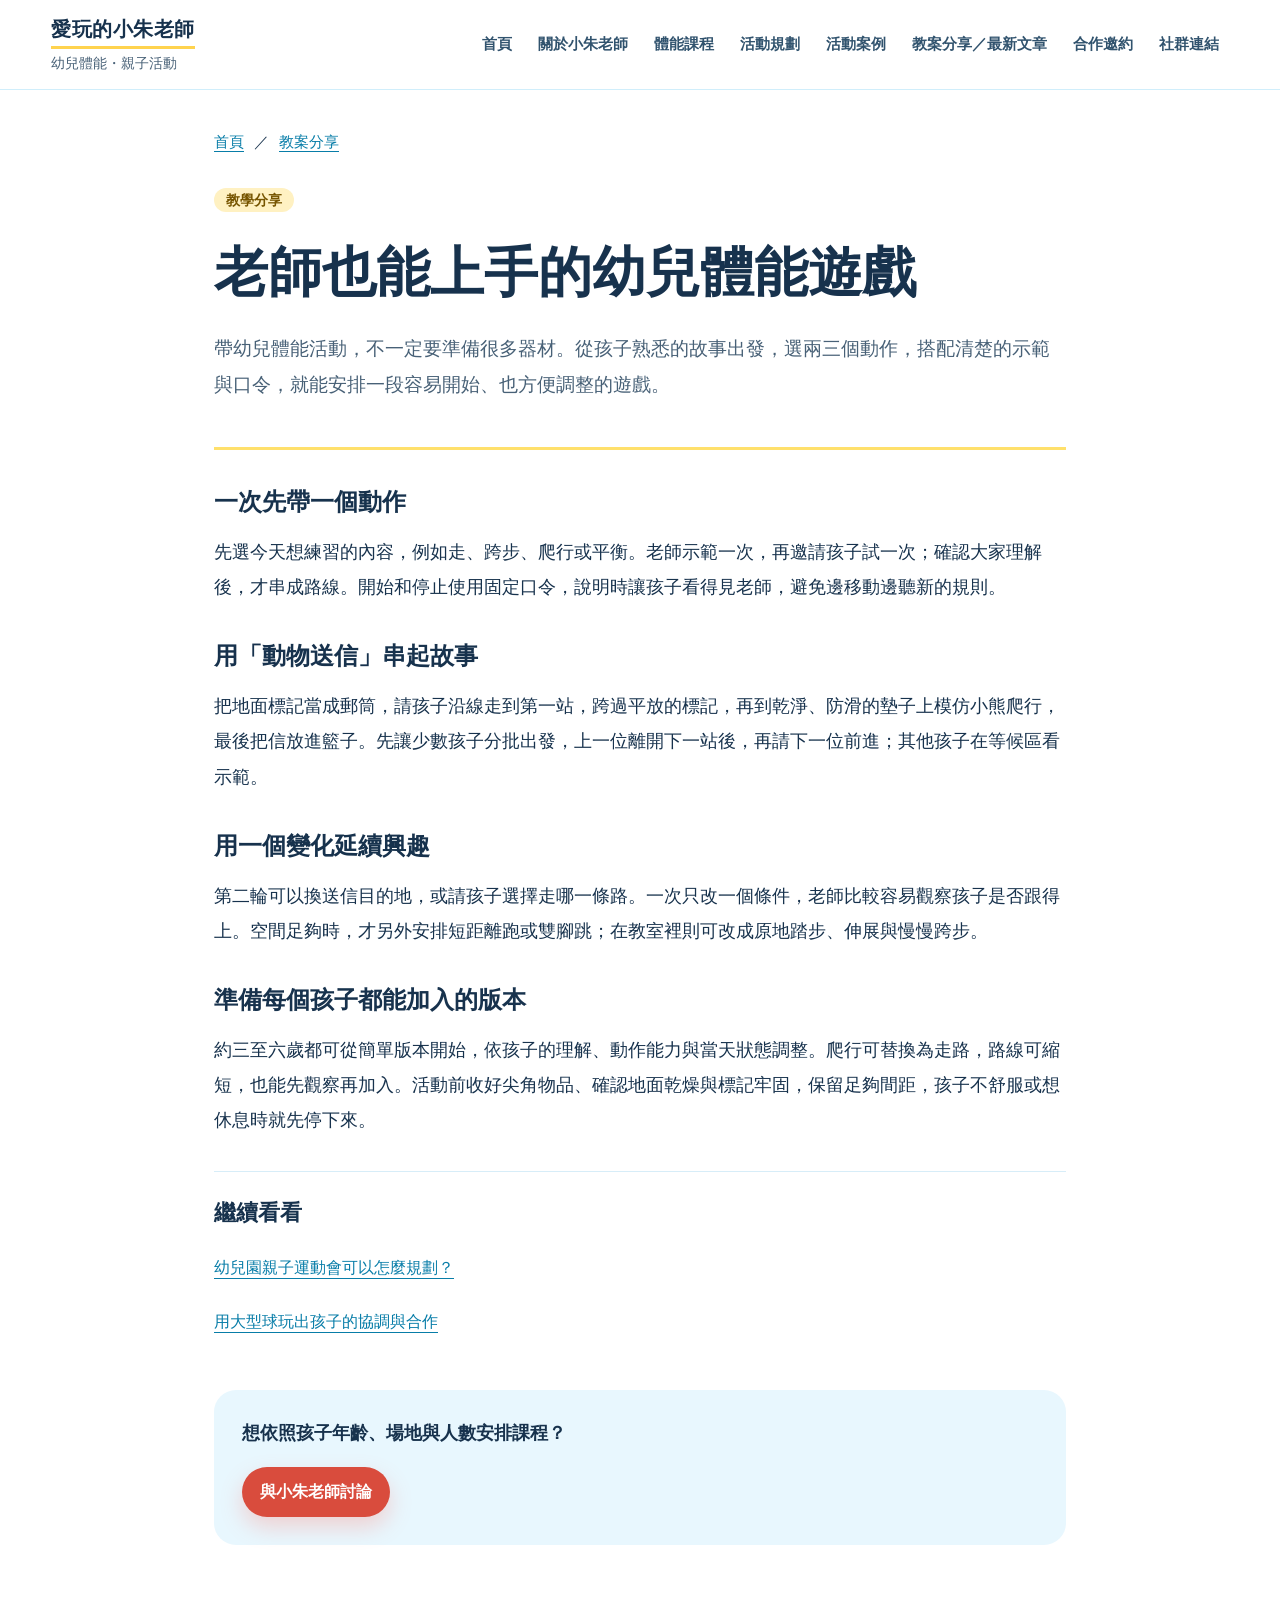
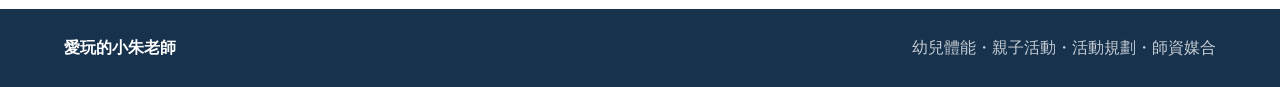
<file: articles/simple-movement-games.html>
<!doctype html><html lang="zh-Hant"><head><meta charset="utf-8"><meta name="viewport" content="width=device-width,initial-scale=1"><title>老師也能上手的幼兒體能遊戲｜愛玩的小朱老師</title><meta name="description" content="帶幼兒體能活動，不一定要準備很多器材。從孩子熟悉的故事出發，選兩三個動作，搭配清楚的示範與口令，就能安排一段容易開始、也方便調整的遊戲。"><link rel="canonical" href="https://hn13920753.github.io/articles/simple-movement-games"><link rel="stylesheet" href="/styles.css"><meta name="theme-color" content="#79cef2">
<meta property="og:type" content="website"><meta property="og:site_name" content="愛玩的小朱老師"><meta property="og:title" content="老師也能上手的幼兒體能遊戲｜愛玩的小朱老師"><meta property="og:description" content="帶幼兒體能活動，不一定要準備很多器材。從孩子熟悉的故事出發，選兩三個動作，搭配清楚的示範與口令，就能安排一段容易開始、也方便調整的遊戲。"><meta property="og:url" content="https://hn13920753.github.io/articles/simple-movement-games"><meta property="og:image" content="https://hn13920753.github.io/assets/og-image.jpg"><meta property="og:image:width" content="1200"><meta property="og:image:height" content="630"><meta property="og:locale" content="zh_TW"><meta name="twitter:card" content="summary_large_image">
</head><body><a class="skip-link" href="#main-content">跳至主要內容</a><header class="site-header">
      <a class="brand" href="/#home" aria-label="回到首頁">
        
        <span>
          <strong>愛玩的小朱老師</strong>
          <small>幼兒體能・親子活動</small>
        </span>
      </a>
      <button class="menu-button" type="button" aria-label="開啟導覽" aria-expanded="false" aria-controls="main-nav">
        <span></span><span></span><span></span>
      </button>
      <nav id="main-nav" class="nav-links" aria-label="主要導覽">
        <a href="/#home">首頁</a>
        <a href="/about">關於小朱老師</a>
        <a href="/services/preschool-fitness">體能課程</a>
        <a href="/services/family-events">活動規劃</a>
        <a href="/#cases">活動案例</a>
        <a href="/#articles">教案分享／最新文章</a>
        <a href="/#contact">合作邀約</a>
        <a href="/#social">社群連結</a>
      </nav>
    </header><main id="main-content" class="article-page"><nav class="breadcrumbs" aria-label="麵包屑"><a href="/">首頁</a><span>／</span><a href="/#articles">教案分享</a></nav><article><header class="article-header"><span class="article-category">教學分享</span><h1>老師也能上手的幼兒體能遊戲</h1><p class="article-intro">帶幼兒體能活動，不一定要準備很多器材。從孩子熟悉的故事出發，選兩三個動作，搭配清楚的示範與口令，就能安排一段容易開始、也方便調整的遊戲。</p></header><div class="article-body"><section><h2>一次先帶一個動作</h2><p>先選今天想練習的內容，例如走、跨步、爬行或平衡。老師示範一次，再邀請孩子試一次；確認大家理解後，才串成路線。開始和停止使用固定口令，說明時讓孩子看得見老師，避免邊移動邊聽新的規則。</p></section><section><h2>用「動物送信」串起故事</h2><p>把地面標記當成郵筒，請孩子沿線走到第一站，跨過平放的標記，再到乾淨、防滑的墊子上模仿小熊爬行，最後把信放進籃子。先讓少數孩子分批出發，上一位離開下一站後，再請下一位前進；其他孩子在等候區看示範。</p></section><section><h2>用一個變化延續興趣</h2><p>第二輪可以換送信目的地，或請孩子選擇走哪一條路。一次只改一個條件，老師比較容易觀察孩子是否跟得上。空間足夠時，才另外安排短距離跑或雙腳跳；在教室裡則可改成原地踏步、伸展與慢慢跨步。</p></section><section><h2>準備每個孩子都能加入的版本</h2><p>約三至六歲都可從簡單版本開始，依孩子的理解、動作能力與當天狀態調整。爬行可替換為走路，路線可縮短，也能先觀察再加入。活動前收好尖角物品、確認地面乾燥與標記牢固，保留足夠間距，孩子不舒服或想休息時就先停下來。</p></section></div></article><aside class="related"><h2>繼續看看</h2><a href="/articles/sports-day">幼兒園親子運動會可以怎麼規劃？</a><a href="/articles/big-ball-games">用大型球玩出孩子的協調與合作</a></aside><div class="article-cta"><p>想依照孩子年齡、場地與人數安排課程？</p><a class="primary-button" href="/#contact">與小朱老師討論</a></div></main><footer>
      <strong>愛玩的小朱老師</strong>
      <span>幼兒體能・親子活動・活動規劃・師資媒合</span>
    </footer>    <script>
      const menuButton = document.querySelector(".menu-button");
      const navLinks = document.querySelector(".nav-links");

      menuButton.addEventListener("click", () => {
        const isOpen = navLinks.classList.toggle("open");
        menuButton.setAttribute("aria-expanded", String(isOpen));
      });

      const closeMenu = () => { navLinks.classList.remove("open"); menuButton.setAttribute("aria-expanded", "false"); };
      document.addEventListener("keydown", event => { if (event.key === "Escape") { closeMenu(); menuButton.focus(); } });
      document.addEventListener("click", event => { if (!event.target.closest(".site-header")) closeMenu(); });
      window.addEventListener("resize", () => { if (window.innerWidth > 980) closeMenu(); });
      navLinks.addEventListener("click", (event) => {
        if (event.target.tagName === "A") {
          navLinks.classList.remove("open");
          menuButton.setAttribute("aria-expanded", "false");
        }
      });
    </script><script src="/scroll-motion.js" defer></script><a class="floating-line" href="https://line.me/R/ti/p/~marcotkd" target="_blank" rel="noopener noreferrer" aria-label="用 LINE 洽詢小朱老師（另開視窗）">LINE 洽詢</a><script src="/analytics.js" defer></script></body></html>
</file>
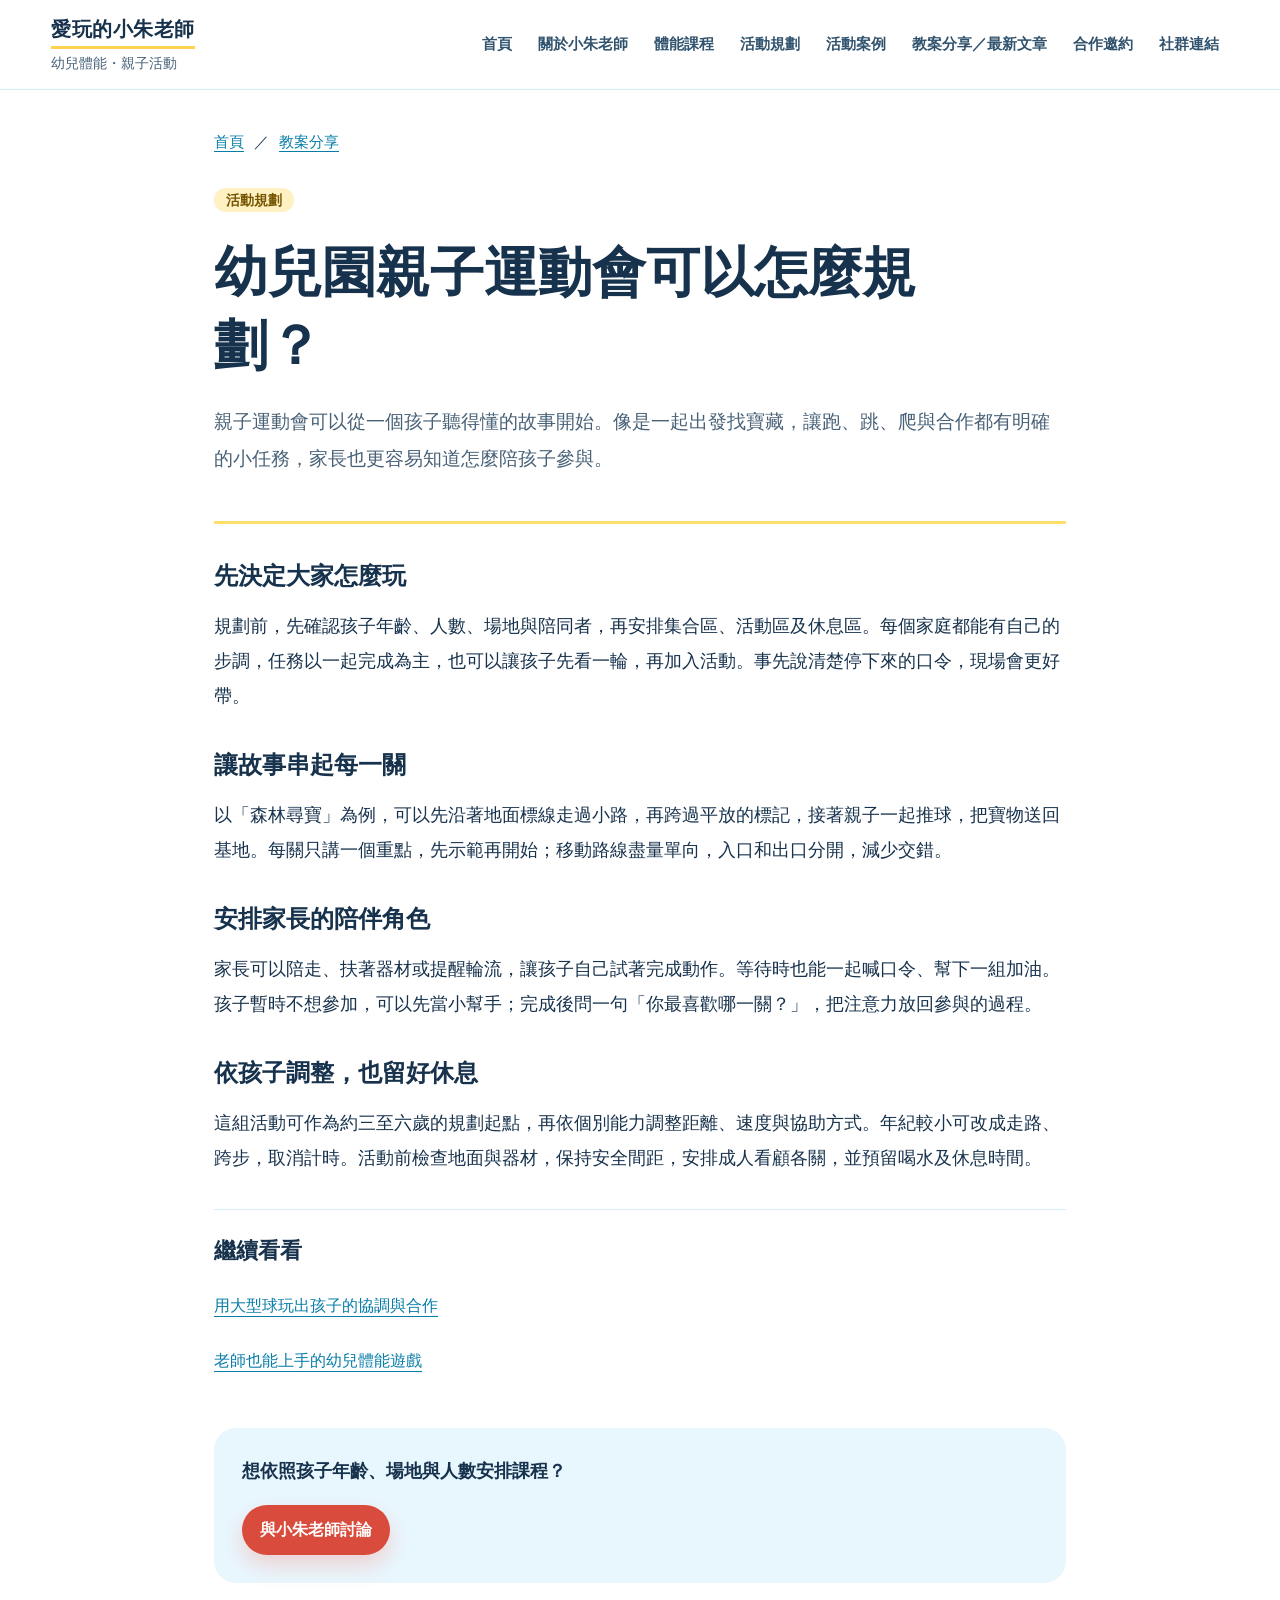
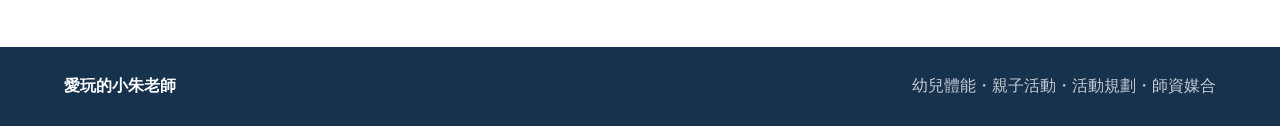
<file: articles/sports-day.html>
<!doctype html><html lang="zh-Hant"><head><meta charset="utf-8"><meta name="viewport" content="width=device-width,initial-scale=1"><title>幼兒園親子運動會可以怎麼規劃？｜愛玩的小朱老師</title><meta name="description" content="親子運動會可以從一個孩子聽得懂的故事開始。像是一起出發找寶藏，讓跑、跳、爬與合作都有明確的小任務，家長也更容易知道怎麼陪孩子參與。"><link rel="canonical" href="https://hn13920753.github.io/articles/sports-day"><link rel="stylesheet" href="/styles.css"><meta name="theme-color" content="#79cef2">
<meta property="og:type" content="website"><meta property="og:site_name" content="愛玩的小朱老師"><meta property="og:title" content="幼兒園親子運動會可以怎麼規劃？｜愛玩的小朱老師"><meta property="og:description" content="親子運動會可以從一個孩子聽得懂的故事開始。像是一起出發找寶藏，讓跑、跳、爬與合作都有明確的小任務，家長也更容易知道怎麼陪孩子參與。"><meta property="og:url" content="https://hn13920753.github.io/articles/sports-day"><meta property="og:image" content="https://hn13920753.github.io/assets/og-image.jpg"><meta property="og:image:width" content="1200"><meta property="og:image:height" content="630"><meta property="og:locale" content="zh_TW"><meta name="twitter:card" content="summary_large_image">
</head><body><a class="skip-link" href="#main-content">跳至主要內容</a><header class="site-header">
      <a class="brand" href="/#home" aria-label="回到首頁">
        
        <span>
          <strong>愛玩的小朱老師</strong>
          <small>幼兒體能・親子活動</small>
        </span>
      </a>
      <button class="menu-button" type="button" aria-label="開啟導覽" aria-expanded="false" aria-controls="main-nav">
        <span></span><span></span><span></span>
      </button>
      <nav id="main-nav" class="nav-links" aria-label="主要導覽">
        <a href="/#home">首頁</a>
        <a href="/about">關於小朱老師</a>
        <a href="/services/preschool-fitness">體能課程</a>
        <a href="/services/family-events">活動規劃</a>
        <a href="/#cases">活動案例</a>
        <a href="/#articles">教案分享／最新文章</a>
        <a href="/#contact">合作邀約</a>
        <a href="/#social">社群連結</a>
      </nav>
    </header><main id="main-content" class="article-page"><nav class="breadcrumbs" aria-label="麵包屑"><a href="/">首頁</a><span>／</span><a href="/#articles">教案分享</a></nav><article><header class="article-header"><span class="article-category">活動規劃</span><h1>幼兒園親子運動會可以怎麼規劃？</h1><p class="article-intro">親子運動會可以從一個孩子聽得懂的故事開始。像是一起出發找寶藏，讓跑、跳、爬與合作都有明確的小任務，家長也更容易知道怎麼陪孩子參與。</p></header><div class="article-body"><section><h2>先決定大家怎麼玩</h2><p>規劃前，先確認孩子年齡、人數、場地與陪同者，再安排集合區、活動區及休息區。每個家庭都能有自己的步調，任務以一起完成為主，也可以讓孩子先看一輪，再加入活動。事先說清楚停下來的口令，現場會更好帶。</p></section><section><h2>讓故事串起每一關</h2><p>以「森林尋寶」為例，可以先沿著地面標線走過小路，再跨過平放的標記，接著親子一起推球，把寶物送回基地。每關只講一個重點，先示範再開始；移動路線盡量單向，入口和出口分開，減少交錯。</p></section><section><h2>安排家長的陪伴角色</h2><p>家長可以陪走、扶著器材或提醒輪流，讓孩子自己試著完成動作。等待時也能一起喊口令、幫下一組加油。孩子暫時不想參加，可以先當小幫手；完成後問一句「你最喜歡哪一關？」，把注意力放回參與的過程。</p></section><section><h2>依孩子調整，也留好休息</h2><p>這組活動可作為約三至六歲的規劃起點，再依個別能力調整距離、速度與協助方式。年紀較小可改成走路、跨步，取消計時。活動前檢查地面與器材，保持安全間距，安排成人看顧各關，並預留喝水及休息時間。</p></section></div></article><aside class="related"><h2>繼續看看</h2><a href="/articles/big-ball-games">用大型球玩出孩子的協調與合作</a><a href="/articles/simple-movement-games">老師也能上手的幼兒體能遊戲</a></aside><div class="article-cta"><p>想依照孩子年齡、場地與人數安排課程？</p><a class="primary-button" href="/#contact">與小朱老師討論</a></div></main><footer>
      <strong>愛玩的小朱老師</strong>
      <span>幼兒體能・親子活動・活動規劃・師資媒合</span>
    </footer>    <script>
      const menuButton = document.querySelector(".menu-button");
      const navLinks = document.querySelector(".nav-links");

      menuButton.addEventListener("click", () => {
        const isOpen = navLinks.classList.toggle("open");
        menuButton.setAttribute("aria-expanded", String(isOpen));
      });

      const closeMenu = () => { navLinks.classList.remove("open"); menuButton.setAttribute("aria-expanded", "false"); };
      document.addEventListener("keydown", event => { if (event.key === "Escape") { closeMenu(); menuButton.focus(); } });
      document.addEventListener("click", event => { if (!event.target.closest(".site-header")) closeMenu(); });
      window.addEventListener("resize", () => { if (window.innerWidth > 980) closeMenu(); });
      navLinks.addEventListener("click", (event) => {
        if (event.target.tagName === "A") {
          navLinks.classList.remove("open");
          menuButton.setAttribute("aria-expanded", "false");
        }
      });
    </script><script src="/scroll-motion.js" defer></script><a class="floating-line" href="https://line.me/R/ti/p/~marcotkd" target="_blank" rel="noopener noreferrer" aria-label="用 LINE 洽詢小朱老師（另開視窗）">LINE 洽詢</a><script src="/analytics.js" defer></script></body></html>
</file>
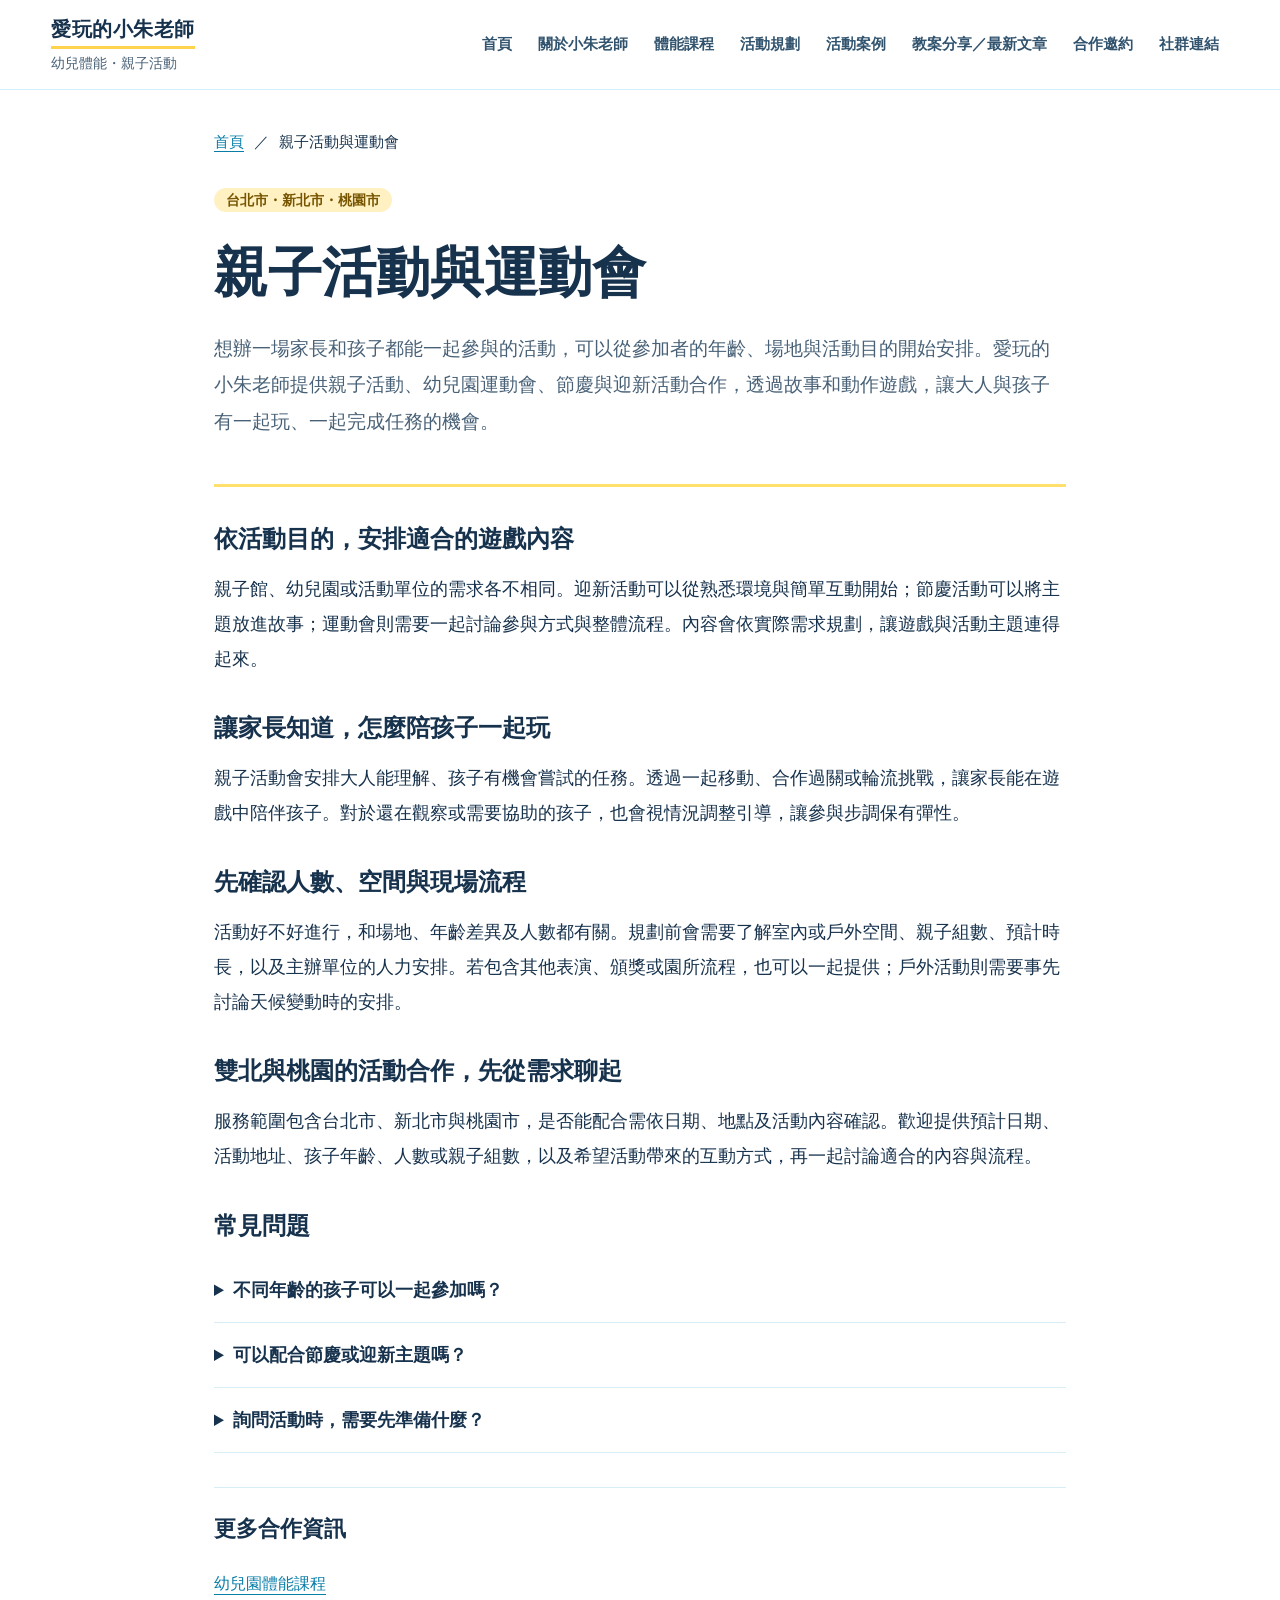
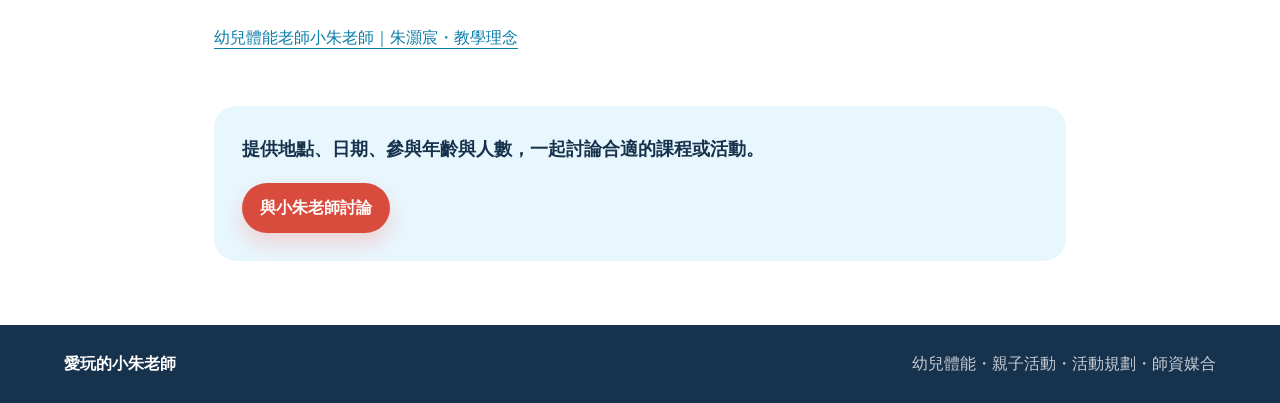
<file: services/family-events.html>
<!doctype html><html lang="zh-Hant"><head><meta charset="utf-8"><meta name="viewport" content="width=device-width,initial-scale=1"><title>親子活動與運動會｜愛玩的小朱老師</title><meta name="description" content="愛玩的小朱老師承接台北市、新北市、桃園市親子活動、幼兒園運動會與節慶迎新活動合作，依年齡、人數、場地和活動目的，討論故事遊戲、親子互動及流程安排。"><link rel="canonical" href="https://hn13920753.github.io/services/family-events"><link rel="stylesheet" href="/styles.css"><script type="application/ld+json">{"@context":"https://schema.org","@type":"WebPage","name":"親子活動與運動會","url":"https://hn13920753.github.io/services/family-events","description":"愛玩的小朱老師承接台北市、新北市、桃園市親子活動、幼兒園運動會與節慶迎新活動合作，依年齡、人數、場地和活動目的，討論故事遊戲、親子互動及流程安排。","mainEntity":{"@type":"Service","name":"親子活動與運動會","areaServed":[{"@type":"City","name":"台北市"},{"@type":"City","name":"新北市"},{"@type":"City","name":"桃園市"}],"provider":{"@type":"Person","@id":"https://hn13920753.github.io/#teacher","name":"小朱老師","alternateName":"朱灝宸","jobTitle":"幼兒體能老師","url":"https://hn13920753.github.io/about","sameAs":["https://www.instagram.com/marcotricking","https://www.facebook.com/people/%E6%84%9B%E7%8E%A9%E7%9A%84%E5%B0%8F%E6%9C%B1%E8%80%81%E5%B8%ABx%E5%B9%BC%E5%85%92%E9%AB%94%E8%83%BD-%E8%A6%AA%E5%AD%90%E6%B4%BB%E5%8B%95/100068002833353/?mibextid=LQQJ4d","https://youtube.com/@hn13920753?si=4Amj_47XRiG3x8Dd"]}}}</script>
<meta property="og:type" content="website"><meta property="og:site_name" content="愛玩的小朱老師"><meta property="og:title" content="親子活動與運動會｜愛玩的小朱老師"><meta property="og:description" content="愛玩的小朱老師承接台北市、新北市、桃園市親子活動、幼兒園運動會與節慶迎新活動合作，依年齡、人數、場地和活動目的，討論故事遊戲、親子互動及流程安排。"><meta property="og:url" content="https://hn13920753.github.io/services/family-events"><meta property="og:image" content="https://hn13920753.github.io/assets/og-image.jpg"><meta property="og:image:width" content="1200"><meta property="og:image:height" content="630"><meta property="og:locale" content="zh_TW"><meta name="twitter:card" content="summary_large_image">
</head><body><a class="skip-link" href="#main-content">跳至主要內容</a><header class="site-header">
      <a class="brand" href="/#home" aria-label="回到首頁">
        
        <span>
          <strong>愛玩的小朱老師</strong>
          <small>幼兒體能・親子活動</small>
        </span>
      </a>
      <button class="menu-button" type="button" aria-label="開啟導覽" aria-expanded="false" aria-controls="main-nav">
        <span></span><span></span><span></span>
      </button>
      <nav id="main-nav" class="nav-links" aria-label="主要導覽">
        <a href="/#home">首頁</a>
        <a href="/about">關於小朱老師</a>
        <a href="/services/preschool-fitness">體能課程</a>
        <a href="/services/family-events">活動規劃</a>
        <a href="/#cases">活動案例</a>
        <a href="/#articles">教案分享／最新文章</a>
        <a href="/#contact">合作邀約</a>
        <a href="/#social">社群連結</a>
      </nav>
    </header><main id="main-content" class="article-page service-page"><nav class="breadcrumbs" aria-label="麵包屑"><a href="/">首頁</a><span>／</span><span>親子活動與運動會</span></nav><article><header class="article-header"><span class="article-category">台北市・新北市・桃園市</span><h1>親子活動與運動會</h1><p class="article-intro">想辦一場家長和孩子都能一起參與的活動，可以從參加者的年齡、場地與活動目的開始安排。愛玩的小朱老師提供親子活動、幼兒園運動會、節慶與迎新活動合作，透過故事和動作遊戲，讓大人與孩子有一起玩、一起完成任務的機會。</p></header><div class="article-body"><section><h2>依活動目的，安排適合的遊戲內容</h2><p>親子館、幼兒園或活動單位的需求各不相同。迎新活動可以從熟悉環境與簡單互動開始；節慶活動可以將主題放進故事；運動會則需要一起討論參與方式與整體流程。內容會依實際需求規劃，讓遊戲與活動主題連得起來。</p></section><section><h2>讓家長知道，怎麼陪孩子一起玩</h2><p>親子活動會安排大人能理解、孩子有機會嘗試的任務。透過一起移動、合作過關或輪流挑戰，讓家長能在遊戲中陪伴孩子。對於還在觀察或需要協助的孩子，也會視情況調整引導，讓參與步調保有彈性。</p></section><section><h2>先確認人數、空間與現場流程</h2><p>活動好不好進行，和場地、年齡差異及人數都有關。規劃前會需要了解室內或戶外空間、親子組數、預計時長，以及主辦單位的人力安排。若包含其他表演、頒獎或園所流程，也可以一起提供；戶外活動則需要事先討論天候變動時的安排。</p></section><section><h2>雙北與桃園的活動合作，先從需求聊起</h2><p>服務範圍包含台北市、新北市與桃園市，是否能配合需依日期、地點及活動內容確認。歡迎提供預計日期、活動地址、孩子年齡、人數或親子組數，以及希望活動帶來的互動方式，再一起討論適合的內容與流程。</p></section><section class="service-faq"><h2>常見問題</h2><details><summary>不同年齡的孩子可以一起參加嗎？</summary><p>需要先了解年齡範圍與人數，再討論分組、動作難度及家長陪同方式，讓活動安排符合現場情況。</p></details><details><summary>可以配合節慶或迎新主題嗎？</summary><p>可以提出主題與活動目的，再討論如何放進故事及遊戲。具體內容會依年齡、場地與時間確認。</p></details><details><summary>詢問活動時，需要先準備什麼？</summary><p>先提供日期、地點、孩子年齡與預計人數即可；若已有流程或場地照片，也可以一起提供。</p></details></section></div></article><aside class="related"><h2>更多合作資訊</h2><a href="/services/preschool-fitness">幼兒園體能課程</a><a href="/about">幼兒體能老師小朱老師｜朱灝宸・教學理念</a></aside><div class="article-cta"><p>提供地點、日期、參與年齡與人數，一起討論合適的課程或活動。</p><a class="primary-button" href="/#contact">與小朱老師討論</a></div></main><footer>
      <strong>愛玩的小朱老師</strong>
      <span>幼兒體能・親子活動・活動規劃・師資媒合</span>
    </footer><script>const b=document.querySelector('.menu-button'),n=document.querySelector('.nav-links');function close(){n.classList.remove('open');b.setAttribute('aria-expanded','false')}b.addEventListener('click',()=>{const o=n.classList.toggle('open');b.setAttribute('aria-expanded',String(o))});n.addEventListener('click',e=>{if(e.target.closest('a'))close()});document.addEventListener('keydown',e=>{if(e.key==='Escape'){close();b.focus()}});document.addEventListener('click',e=>{if(!e.target.closest('.site-header'))close()});window.addEventListener('resize',()=>{if(innerWidth>980)close()});</script><script src="/scroll-motion.js" defer></script><a class="floating-line" href="https://line.me/R/ti/p/~marcotkd" target="_blank" rel="noopener noreferrer" aria-label="用 LINE 洽詢小朱老師（另開視窗）">LINE 洽詢</a><script src="/analytics.js" defer></script></body></html>
</file>
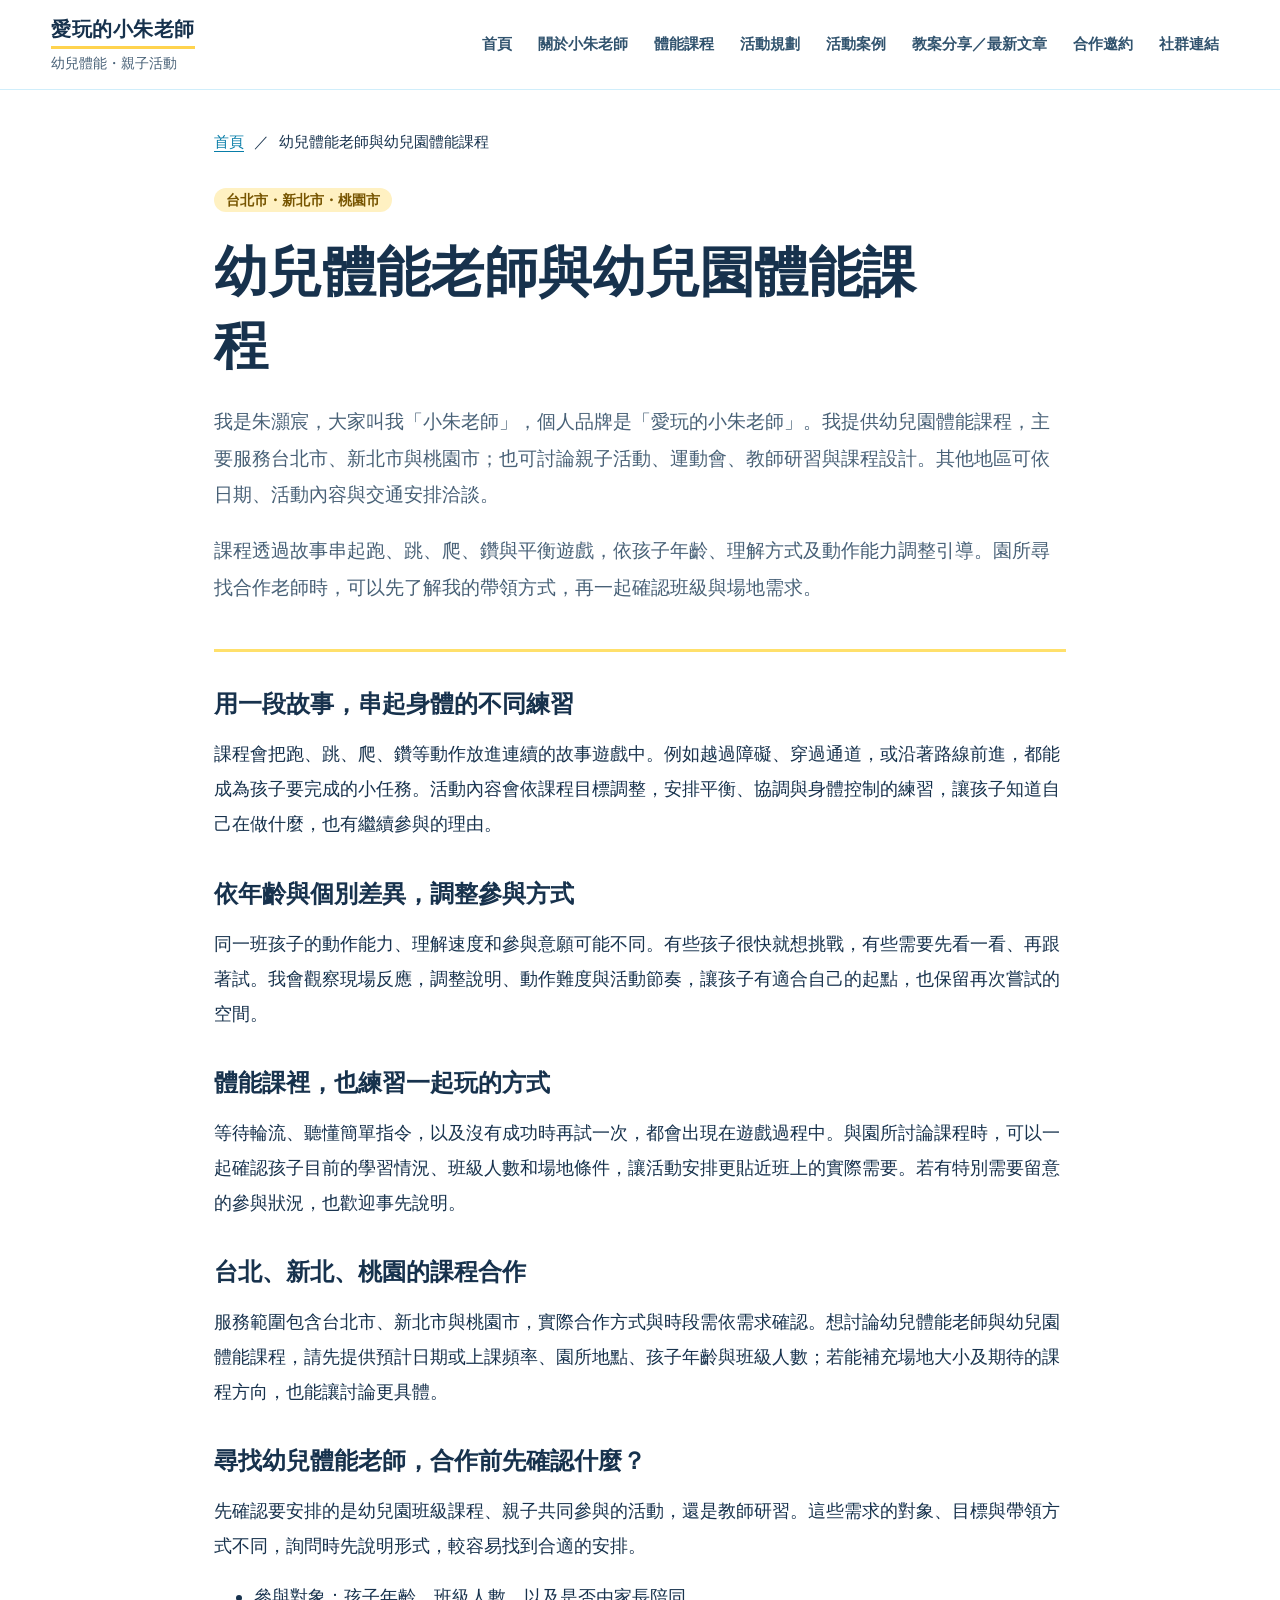
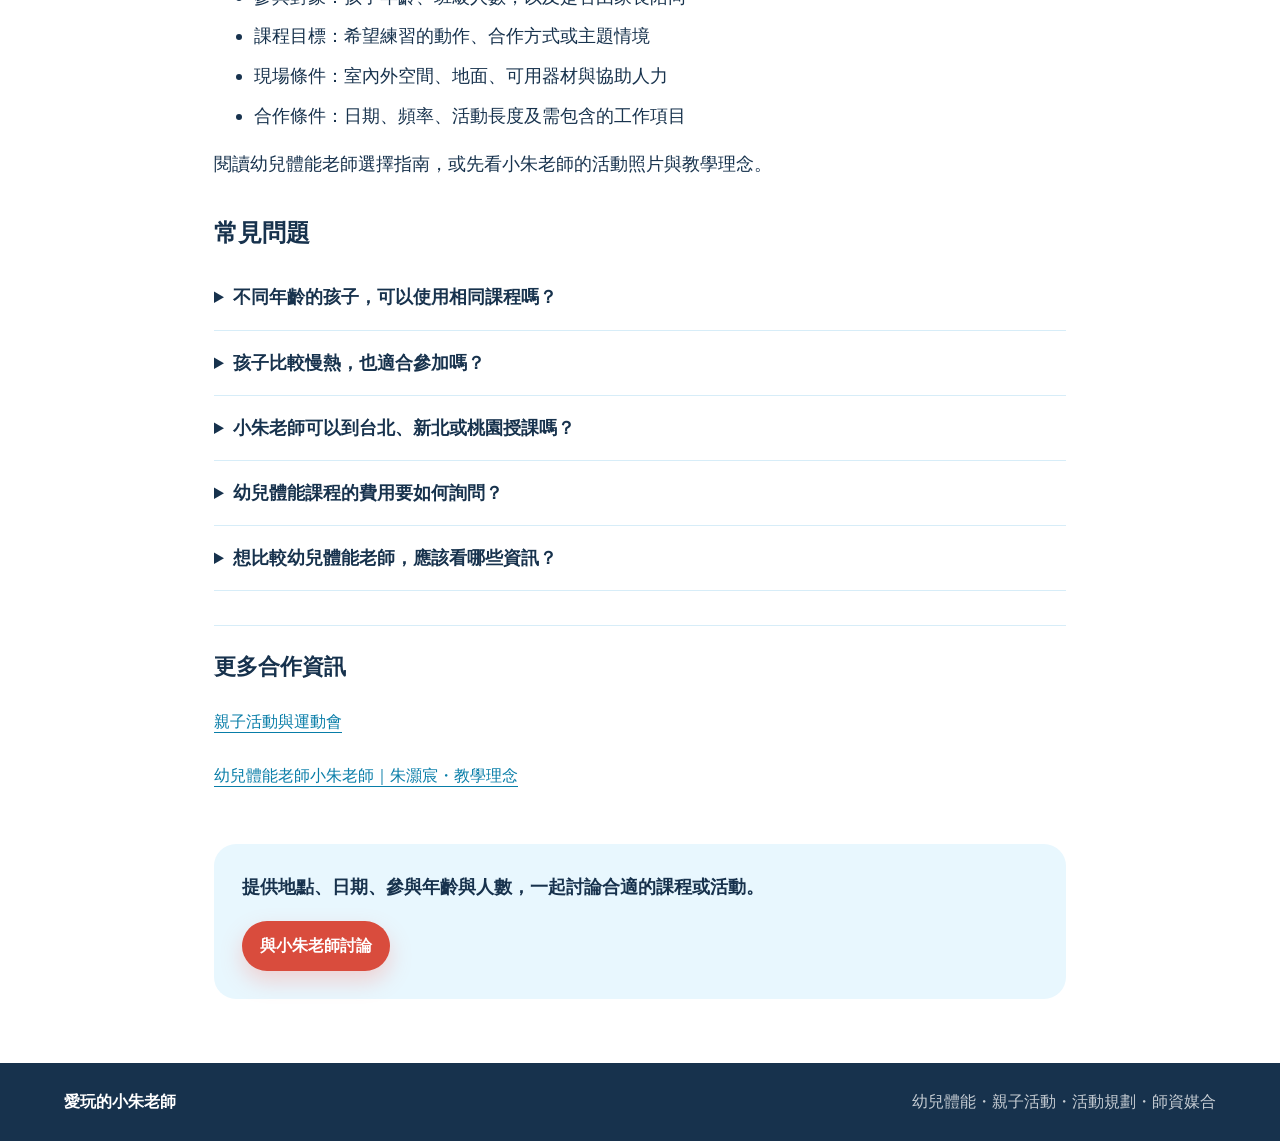
<file: services/preschool-fitness.html>
<!doctype html><html lang="zh-Hant"><head><meta charset="utf-8"><meta name="viewport" content="width=device-width,initial-scale=1"><title>幼兒體能老師與幼兒園體能課程｜愛玩的小朱老師</title><meta name="description" content="愛玩的小朱老師提供台北市、新北市、桃園市幼兒體能老師與幼兒園體能課程合作。透過故事與遊戲，安排跑、跳、爬、鑽及平衡協調練習，依孩子年齡、班級狀況與場地討論課程。"><link rel="canonical" href="https://hn13920753.github.io/services/preschool-fitness"><link rel="stylesheet" href="/styles.css"><script type="application/ld+json">{"@context":"https://schema.org","@type":"WebPage","name":"幼兒體能老師與幼兒園體能課程","url":"https://hn13920753.github.io/services/preschool-fitness","description":"愛玩的小朱老師提供台北市、新北市、桃園市幼兒體能老師與幼兒園體能課程合作。透過故事與遊戲，安排跑、跳、爬、鑽及平衡協調練習，依孩子年齡、班級狀況與場地討論課程。","mainEntity":{"@type":"Service","name":"幼兒體能老師與幼兒園體能課程","areaServed":[{"@type":"City","name":"台北市"},{"@type":"City","name":"新北市"},{"@type":"City","name":"桃園市"}],"provider":{"@type":"Person","@id":"https://hn13920753.github.io/#teacher","name":"小朱老師","alternateName":"朱灝宸","jobTitle":"幼兒體能老師","url":"https://hn13920753.github.io/about","sameAs":["https://www.instagram.com/marcotricking","https://www.facebook.com/people/%E6%84%9B%E7%8E%A9%E7%9A%84%E5%B0%8F%E6%9C%B1%E8%80%81%E5%B8%ABx%E5%B9%BC%E5%85%92%E9%AB%94%E8%83%BD-%E8%A6%AA%E5%AD%90%E6%B4%BB%E5%8B%95/100068002833353/?mibextid=LQQJ4d","https://youtube.com/@hn13920753?si=4Amj_47XRiG3x8Dd"]}}}</script>
<meta property="og:type" content="website"><meta property="og:site_name" content="愛玩的小朱老師"><meta property="og:title" content="幼兒體能老師與幼兒園體能課程｜愛玩的小朱老師"><meta property="og:description" content="愛玩的小朱老師提供台北市、新北市、桃園市幼兒體能老師與幼兒園體能課程合作。透過故事與遊戲，安排跑、跳、爬、鑽及平衡協調練習，依孩子年齡、班級狀況與場地討論課程。"><meta property="og:url" content="https://hn13920753.github.io/services/preschool-fitness"><meta property="og:image" content="https://hn13920753.github.io/assets/og-image.jpg"><meta property="og:image:width" content="1200"><meta property="og:image:height" content="630"><meta property="og:locale" content="zh_TW"><meta name="twitter:card" content="summary_large_image">
</head><body><a class="skip-link" href="#main-content">跳至主要內容</a><header class="site-header">
      <a class="brand" href="/#home" aria-label="回到首頁">
        
        <span>
          <strong>愛玩的小朱老師</strong>
          <small>幼兒體能・親子活動</small>
        </span>
      </a>
      <button class="menu-button" type="button" aria-label="開啟導覽" aria-expanded="false" aria-controls="main-nav">
        <span></span><span></span><span></span>
      </button>
      <nav id="main-nav" class="nav-links" aria-label="主要導覽">
        <a href="/#home">首頁</a>
        <a href="/about">關於小朱老師</a>
        <a href="/services/preschool-fitness">體能課程</a>
        <a href="/services/family-events">活動規劃</a>
        <a href="/#cases">活動案例</a>
        <a href="/#articles">教案分享／最新文章</a>
        <a href="/#contact">合作邀約</a>
        <a href="/#social">社群連結</a>
      </nav>
    </header><main id="main-content" class="article-page service-page"><nav class="breadcrumbs" aria-label="麵包屑"><a href="/">首頁</a><span>／</span><span>幼兒體能老師與幼兒園體能課程</span></nav><article><header class="article-header"><span class="article-category">台北市・新北市・桃園市</span><h1>幼兒體能老師與幼兒園體能課程</h1><p class="article-intro">我是朱灝宸，大家叫我「小朱老師」，個人品牌是「愛玩的小朱老師」。我提供幼兒園體能課程，主要服務台北市、新北市與桃園市；也可討論親子活動、運動會、教師研習與課程設計。其他地區可依日期、活動內容與交通安排洽談。</p><p class="article-intro">課程透過故事串起跑、跳、爬、鑽與平衡遊戲，依孩子年齡、理解方式及動作能力調整引導。園所尋找合作老師時，可以先了解我的帶領方式，再一起確認班級與場地需求。</p></header><div class="article-body"><section><h2>用一段故事，串起身體的不同練習</h2><p>課程會把跑、跳、爬、鑽等動作放進連續的故事遊戲中。例如越過障礙、穿過通道，或沿著路線前進，都能成為孩子要完成的小任務。活動內容會依課程目標調整，安排平衡、協調與身體控制的練習，讓孩子知道自己在做什麼，也有繼續參與的理由。</p></section><section><h2>依年齡與個別差異，調整參與方式</h2><p>同一班孩子的動作能力、理解速度和參與意願可能不同。有些孩子很快就想挑戰，有些需要先看一看、再跟著試。我會觀察現場反應，調整說明、動作難度與活動節奏，讓孩子有適合自己的起點，也保留再次嘗試的空間。</p></section><section><h2>體能課裡，也練習一起玩的方式</h2><p>等待輪流、聽懂簡單指令，以及沒有成功時再試一次，都會出現在遊戲過程中。與園所討論課程時，可以一起確認孩子目前的學習情況、班級人數和場地條件，讓活動安排更貼近班上的實際需要。若有特別需要留意的參與狀況，也歡迎事先說明。</p></section><section><h2>台北、新北、桃園的課程合作</h2><p>服務範圍包含台北市、新北市與桃園市，實際合作方式與時段需依需求確認。想討論幼兒體能老師與幼兒園體能課程，請先提供預計日期或上課頻率、園所地點、孩子年齡與班級人數；若能補充場地大小及期待的課程方向，也能讓討論更具體。</p></section><section><h2>尋找幼兒體能老師，合作前先確認什麼？</h2><p>先確認要安排的是幼兒園班級課程、親子共同參與的活動，還是教師研習。這些需求的對象、目標與帶領方式不同，詢問時先說明形式，較容易找到合適的安排。</p><ul><li>參與對象：孩子年齡、班級人數，以及是否由家長陪同</li><li>課程目標：希望練習的動作、合作方式或主題情境</li><li>現場條件：室內外空間、地面、可用器材與協助人力</li><li>合作條件：日期、頻率、活動長度及需包含的工作項目</li></ul><p><a href="/articles/choosing-preschool-fitness-teacher">閱讀幼兒體能老師選擇指南</a>，或先看<a href="/#cases">小朱老師的活動照片</a>與<a href="/about">教學理念</a>。</p></section><section class="service-faq"><h2>常見問題</h2><details><summary>不同年齡的孩子，可以使用相同課程嗎？</summary><p>可以從相同主題出發，但指令、動作要求與遊戲規則需要依年齡及現場反應調整，合作前會先了解班級組成。</p></details><details><summary>孩子比較慢熱，也適合參加嗎？</summary><p>可以先討論孩子的參與情況，活動中保留觀察與嘗試的空間，依個別反應調整引導方式。</p></details><details><summary>小朱老師可以到台北、新北或桃園授課嗎？</summary><p>主要服務台北市、新北市與桃園市，實際可配合日期與合作方式需依需求確認。其他地區也可依活動內容與交通安排討論。</p></details><details><summary>幼兒體能課程的費用要如何詢問？</summary><p>請先提供地點、日期或上課頻率、參與年齡、人數與活動長度，並說明需要課程教學、活動規劃或其他工作項目，方便確認合作內容與報價。</p></details><details><summary>想比較幼兒體能老師，應該看哪些資訊？</summary><p>可以了解老師的教學方式、實際活動內容、如何調整不同年齡的任務，以及場地與合作安排。也可提出想確認的經歷與資格，逐項核對是否符合園所需求。</p></details></section></div></article><aside class="related"><h2>更多合作資訊</h2><a href="/services/family-events">親子活動與運動會</a><a href="/about">幼兒體能老師小朱老師｜朱灝宸・教學理念</a></aside><div class="article-cta"><p>提供地點、日期、參與年齡與人數，一起討論合適的課程或活動。</p><a class="primary-button" href="/#contact">與小朱老師討論</a></div></main><footer>
      <strong>愛玩的小朱老師</strong>
      <span>幼兒體能・親子活動・活動規劃・師資媒合</span>
    </footer><script>const b=document.querySelector('.menu-button'),n=document.querySelector('.nav-links');function close(){n.classList.remove('open');b.setAttribute('aria-expanded','false')}b.addEventListener('click',()=>{const o=n.classList.toggle('open');b.setAttribute('aria-expanded',String(o))});n.addEventListener('click',e=>{if(e.target.closest('a'))close()});document.addEventListener('keydown',e=>{if(e.key==='Escape'){close();b.focus()}});document.addEventListener('click',e=>{if(!e.target.closest('.site-header'))close()});window.addEventListener('resize',()=>{if(innerWidth>980)close()});</script><script src="/scroll-motion.js" defer></script><a class="floating-line" href="https://line.me/R/ti/p/~marcotkd" target="_blank" rel="noopener noreferrer" aria-label="用 LINE 洽詢小朱老師（另開視窗）">LINE 洽詢</a><script src="/analytics.js" defer></script></body></html>
</file>
<file: styles.css>
:root {
  --sky: #79cef2;
  --sky-deep: #1e9fd1;
  --sun: #ffd34e;
  --coral: #ff6f61;
  --mint: #7bdcb5;
  --ink: #17324d;
  --muted: #5f7388;
  --paper: #fffdf8;
  --line: #d7edf8;
  --shadow: 0 18px 50px rgba(23, 50, 77, 0.13);
}

* {
  box-sizing: border-box;
}

html {
  scroll-behavior: smooth;
}

body {
  margin: 0;
  color: var(--ink);
  background: #ffffff;
  font-family: "Noto Sans TC", "PingFang TC", "Microsoft JhengHei", system-ui, sans-serif;
  line-height: 1.65;
}

a {
  color: inherit;
  text-decoration: none;
}

img {
  display: block;
  max-width: 100%;
}

.site-header {
  position: sticky;
  top: 0;
  z-index: 20;
  display: flex;
  align-items: center;
  justify-content: space-between;
  gap: 24px;
  padding: 14px clamp(18px, 4vw, 56px);
  background: rgba(255, 255, 255, 0.9);
  border-bottom: 1px solid rgba(121, 206, 242, 0.35);
  backdrop-filter: blur(16px);
}

.brand {
  display: flex;
  align-items: center;
  gap: 10px;
  min-width: 210px;
}

.brand-mark {
  display: grid;
  width: 42px;
  height: 42px;
  place-items: center;
  color: #ffffff;
  background: var(--coral);
  border: 3px solid var(--sun);
  border-radius: 50%;
  font-weight: 900;
}

.brand strong,
.brand small {
  display: block;
}

.brand strong {
  font-size: 1rem;
  line-height: 1.2;
}

.brand small {
  color: var(--muted);
  font-size: 0.78rem;
}

.nav-links {
  display: flex;
  align-items: center;
  justify-content: flex-end;
  gap: 6px;
  flex-wrap: wrap;
}

.nav-links a {
  padding: 8px 10px;
  border-radius: 999px;
  color: #31536e;
  font-size: 0.92rem;
  font-weight: 700;
}

.nav-links a:hover {
  background: #eaf8fd;
  color: var(--sky-deep);
}

.menu-button {
  display: none;
  width: 44px;
  height: 44px;
  border: 0;
  border-radius: 50%;
  background: var(--sun);
}

.menu-button span {
  display: block;
  width: 20px;
  height: 2px;
  margin: 4px auto;
  background: var(--ink);
  border-radius: 2px;
}

.section-band {
  background:
    radial-gradient(circle at top left, rgba(255, 211, 78, 0.22), transparent 32%),
    linear-gradient(180deg, #f6fcff 0%, #ffffff 100%);
}

.hero {
  display: grid;
  grid-template-columns: minmax(0, 1fr) minmax(320px, 0.9fr);
  gap: clamp(28px, 5vw, 70px);
  align-items: center;
  min-height: calc(100vh - 75px);
  padding: clamp(46px, 7vw, 92px) clamp(20px, 5vw, 72px);
}

.hero-copy {
  max-width: 760px;
}

.eyebrow {
  margin: 0 0 10px;
  color: var(--sky-deep);
  font-size: 0.85rem;
  font-weight: 900;
  letter-spacing: 0;
}

h1,
h2,
h3,
p {
  margin-top: 0;
}

h1 {
  max-width: 720px;
  margin-bottom: 18px;
  font-size: clamp(2.25rem, 6vw, 5.25rem);
  line-height: 1.08;
  letter-spacing: 0;
}

h2 {
  margin-bottom: 14px;
  font-size: clamp(1.65rem, 3vw, 2.8rem);
  line-height: 1.25;
}

h3 {
  margin-bottom: 8px;
  font-size: 1.25rem;
  line-height: 1.3;
}

.tagline {
  display: inline-flex;
  align-items: center;
  min-height: 38px;
  margin-bottom: 12px;
  padding: 4px 14px;
  border: 2px solid var(--sun);
  border-radius: 999px;
  background: #fff7cf;
  color: #7c5b00;
  font-weight: 900;
}

.lead {
  max-width: 650px;
  color: #345a74;
  font-size: clamp(1.12rem, 2vw, 1.45rem);
  font-weight: 700;
}

.hero-actions {
  display: flex;
  gap: 12px;
  flex-wrap: wrap;
  margin: 28px 0 24px;
}

.primary-button,
.secondary-button {
  display: inline-flex;
  align-items: center;
  justify-content: center;
  min-height: 48px;
  padding: 12px 18px;
  border-radius: 999px;
  font-weight: 900;
}

.primary-button {
  color: #ffffff;
  background: var(--coral);
  box-shadow: 0 10px 22px rgba(255, 111, 97, 0.28);
}

.secondary-button {
  color: var(--ink);
  background: #ffffff;
  border: 2px solid var(--line);
}

.quick-points {
  display: grid;
  grid-template-columns: repeat(2, minmax(0, 1fr));
  gap: 10px;
  max-width: 720px;
}

.quick-points span {
  min-height: 50px;
  padding: 12px 14px;
  border: 2px dashed rgba(30, 159, 209, 0.28);
  border-radius: 8px;
  background: rgba(255, 255, 255, 0.78);
  font-weight: 800;
}

.hero-visual {
  position: relative;
  min-height: 520px;
}

.hero-visual::before,
.hero-visual::after {
  position: absolute;
  content: "";
  border-radius: 50%;
}

.hero-visual::before {
  width: 92px;
  height: 92px;
  top: -24px;
  right: 20px;
  background: var(--sun);
}

.hero-visual::after {
  width: 64px;
  height: 64px;
  left: -20px;
  bottom: 72px;
  background: var(--mint);
}

.hero-visual img {
  width: 100%;
  height: min(62vh, 620px);
  min-height: 440px;
  object-fit: cover;
  border: 6px solid #ffffff;
  border-radius: 8px;
  box-shadow: var(--shadow);
  transform: rotate(1.5deg);
}

.photo-note {
  position: absolute;
  right: 20px;
  bottom: 22px;
  max-width: 260px;
  padding: 14px 16px;
  background: #ffffff;
  border: 3px solid var(--sun);
  border-radius: 8px;
  box-shadow: 0 12px 30px rgba(23, 50, 77, 0.18);
}

.photo-note strong,
.photo-note span {
  display: block;
}

.photo-note span {
  color: var(--muted);
  font-size: 0.95rem;
}

.service-strip,
.cases,
.social-contact,
.contact {
  padding: clamp(54px, 8vw, 96px) clamp(20px, 5vw, 72px);
}

.service-strip {
  display: grid;
  grid-template-columns: repeat(3, minmax(0, 1fr));
  gap: 18px;
  background: var(--paper);
}

.service-strip article,
.case-card,
.about-card,
.contact-panel,
.partner-card,
.article-list a {
  border: 2px solid var(--line);
  border-radius: 8px;
  background: #ffffff;
  box-shadow: 0 8px 24px rgba(23, 50, 77, 0.07);
}

.service-strip article {
  padding: 24px;
}

.draw-icon {
  display: grid;
  width: 48px;
  height: 48px;
  place-items: center;
  margin-bottom: 18px;
  border-radius: 50%;
  background: #fff1aa;
  color: var(--coral);
  font-size: 1.4rem;
  font-weight: 900;
}

.service-strip p,
.about-card p,
.case-card p,
.section-heading p,
.contact-panel p,
.partners p {
  color: var(--muted);
}

.about,
.articles,
.partners {
  padding: clamp(54px, 8vw, 96px) clamp(20px, 5vw, 72px);
}

.section-heading {
  max-width: 760px;
  margin-bottom: 28px;
}

.section-heading.center {
  margin-right: auto;
  margin-left: auto;
  text-align: center;
}

.about-grid {
  display: grid;
  grid-template-columns: minmax(280px, 0.75fr) minmax(0, 1fr);
  gap: 24px;
  align-items: stretch;
}

.about-grid img {
  width: 100%;
  height: 100%;
  min-height: 420px;
  object-fit: cover;
  border-radius: 8px;
}

.about-card {
  display: flex;
  flex-direction: column;
  justify-content: center;
  padding: clamp(24px, 4vw, 44px);
}

.about-card p {
  font-size: 1.1rem;
}

.about-card ul {
  display: grid;
  gap: 12px;
  margin: 10px 0 0;
  padding: 0;
  list-style: none;
}

.about-card li {
  padding: 12px 14px;
  border-radius: 8px;
  background: #edf9fe;
  font-weight: 800;
}

.case-grid {
  display: grid;
  grid-template-columns: 1.2fr 0.8fr;
  gap: 18px;
}

.case-card {
  overflow: hidden;
}

.case-card.featured {
  grid-row: span 2;
}

.case-card img {
  width: 100%;
  height: 240px;
  object-fit: cover;
}

.case-card.featured img {
  height: 450px;
}

.case-card div {
  padding: 20px;
}

.case-card span {
  color: var(--coral);
  font-size: 0.9rem;
  font-weight: 900;
}

.article-list {
  display: grid;
  grid-template-columns: repeat(3, minmax(0, 1fr));
  gap: 16px;
}

.article-list a {
  display: flex;
  flex-direction: column;
  gap: 10px;
  min-height: 220px;
  padding: 22px;
}

.article-list time {
  width: fit-content;
  padding: 4px 10px;
  border-radius: 999px;
  background: #fff0ee;
  color: var(--coral);
  font-weight: 900;
}

.article-list strong {
  font-size: 1.12rem;
  line-height: 1.4;
}

.article-list span {
  color: var(--muted);
}

.social-grid {
  display: grid;
  grid-template-columns: repeat(4, 96px);
  justify-content: center;
  gap: 14px;
}

.social-grid a {
  display: grid;
  width: 96px;
  height: 96px;
  place-items: center;
  border: 3px solid var(--line);
  border-radius: 50%;
  background: #ffffff;
  color: var(--sky-deep);
  font-size: 1.25rem;
  font-weight: 900;
  box-shadow: 0 10px 28px rgba(23, 50, 77, 0.08);
}

.social-grid a:nth-child(2) {
  color: var(--coral);
}

.social-grid a:nth-child(3) {
  color: #d99a00;
}

.social-grid a:nth-child(4) {
  color: #0c9f68;
}

.partners {
  display: grid;
  grid-template-columns: minmax(0, 1fr) minmax(280px, 520px);
  gap: 24px;
  align-items: center;
}

.partner-card {
  display: flex;
  align-items: center;
  gap: 16px;
  padding: 18px;
}

.partner-card img {
  width: 136px;
  height: 72px;
  object-fit: contain;
  border-radius: 8px;
  background: #ffffff;
}

.partner-card strong,
.partner-card span {
  display: block;
}

.partner-card span {
  color: var(--muted);
  font-size: 0.95rem;
}

.contact {
  background:
    linear-gradient(120deg, rgba(121, 206, 242, 0.2), rgba(255, 211, 78, 0.22)),
    #ffffff;
}

.contact-panel {
  max-width: 920px;
  margin: 0 auto;
  padding: clamp(28px, 5vw, 52px);
  text-align: center;
}

footer {
  display: flex;
  align-items: center;
  justify-content: space-between;
  gap: 16px;
  padding: 26px clamp(20px, 5vw, 72px);
  color: #ffffff;
  background: var(--ink);
}

footer span {
  color: rgba(255, 255, 255, 0.75);
}

@media (max-width: 980px) {
  .menu-button {
    display: block;
  }

  .nav-links {
    position: absolute;
    top: 72px;
    right: 16px;
    left: 16px;
    display: none;
    padding: 14px;
    border: 2px solid var(--line);
    border-radius: 8px;
    background: #ffffff;
    box-shadow: var(--shadow);
  }

  .nav-links.open {
    display: grid;
    grid-template-columns: repeat(2, minmax(0, 1fr));
  }

  .nav-links a {
    border-radius: 8px;
    background: #f7fcff;
  }

  .hero,
  .about-grid,
  .partners {
    grid-template-columns: 1fr;
  }

  .hero {
    min-height: auto;
  }

  .hero-visual {
    min-height: 0;
  }

  .hero-visual img {
    height: 430px;
    min-height: 0;
  }

  .service-strip,
  .article-list {
    grid-template-columns: 1fr;
  }
}

@media (max-width: 720px) {
  .site-header {
    padding: 12px 16px;
  }

  .brand {
    min-width: 0;
  }

  .brand small {
    display: none;
  }

  .nav-links.open,
  .quick-points,
  .case-grid,
  .social-grid {
    grid-template-columns: 1fr;
  }

  .hero {
    padding-top: 34px;
  }

  .hero-actions {
    display: grid;
  }

  .primary-button,
  .secondary-button {
    width: 100%;
    border-radius: 8px;
    text-align: center;
  }

  .hero-visual::before,
  .hero-visual::after {
    display: none;
  }

  .hero-visual img {
    height: 320px;
    transform: none;
  }

  .photo-note {
    position: static;
    margin-top: 12px;
    max-width: none;
  }

  .about-grid img,
  .case-card.featured img,
  .case-card img {
    height: 280px;
    min-height: 0;
  }

  .social-grid {
    justify-items: center;
  }

  .partner-card,
  footer {
    align-items: flex-start;
    flex-direction: column;
  }
}

/* Complete the original sky-blue, sunshine-yellow personal-brand direction. */
:root { --muted:#486177; --coral:#d94c3d; --sky-deep:#087da8; }
html { scroll-padding-top:110px; }
body { font-size:16px; }
:focus-visible { outline:3px solid #087da8; outline-offset:5px; }
.skip-link { position:fixed;top:10px;left:10px;z-index:100;padding:12px 18px;background:white;transform:translateY(-150%); }
.skip-link:focus { transform:none; }
.brand small { font-size:.875rem; }
.hero { min-height:0; padding-top:70px;padding-bottom:78px;gap:42px;background:linear-gradient(145deg,#d8f3ff 0%,#eefaff 50%,#fff 85%); }
.hero h1 { line-height:1.35;margin-bottom:24px; }
.hero-name { display:block;font-size:clamp(3.6rem,6.5vw,6.6rem);font-weight:950;color:#e65736;letter-spacing:.025em; }
.hero-name span { color:var(--ink); }
.hero-promise { display:inline;padding:4px 10px;background:#ffe06b;font-size:clamp(1.25rem,2vw,1.8rem);box-decoration-break:clone;-webkit-box-decoration-break:clone; }
.hero .lead { font-size:clamp(1.45rem,2.6vw,2rem);line-height:1.5;letter-spacing:.06em; }
.hero-visual { min-height:440px; }
.hero-visual img { height:470px;min-height:0;border-radius:32px 32px 92px 32px; }
.photo-note { bottom:-12px;right:20px;border-radius:18px;transform:rotate(-3deg); }
.quick-points { gap:8px; }
.quick-points span { padding:8px 10px;min-height:0;font-size:.94rem;background:transparent;border:0;border-left:4px solid #efbd29;border-radius:0; }
.service-strip { padding-top:40px;padding-bottom:40px;background:#fff; }
.service-strip article { border:0;border-top:5px solid var(--sky);border-radius:22px; }
.service-strip article:nth-child(2) { border-color:#ffc94a; }
.service-strip article:nth-child(3) { border-color:#80d7ab; }
.service-strip h2 { font-size:1.55rem; }
.case-card,.about-card,.partner-card,.article-list a { border-radius:22px; }
.case-card img { object-position:center; }
.about-grid img { object-position:28% center;border-radius:24px; }
.article-list a { transition:transform .15s,border-color .15s; }
.article-list a:hover { transform:translateY(-4px);border-color:var(--sky-deep); }
.article-category { align-self:flex-start;background:#fff1c2;color:#775500!important;border-radius:99px;padding:4px 12px;font-size:.875rem;font-weight:800; }
.social-grid { grid-template-columns:repeat(4,minmax(0,160px)); }
.social-grid a,.social-grid button { width:100%;height:auto;min-height:90px;border-radius:20px; }
.contact-panel { border:0;border-radius:30px; }
.contact-options { display:flex;flex-wrap:wrap;gap:12px;justify-content:center;margin-top:24px; }
.contact-options .primary-button,.contact-options .secondary-button { cursor:pointer;font:inherit;font-weight:800; }
.line-id { display:block;margin-top:14px;font-size:1rem;color:var(--ink); }
.copy-status { min-height:1.65em;margin:8px 0 0;color:#235e46!important; }
@media(min-width:1440px) { main>section {padding-left:max(72px,calc((100vw - 1296px)/2));padding-right:max(72px,calc((100vw - 1296px)/2));} }
@media(max-width:980px) { .hero {gap:28px;padding-top:38px;} .hero-visual {min-height:0;} .hero-visual img {height:400px;} .photo-note {bottom:12px;} }
@media(max-width:720px) { html {scroll-padding-top:82px;} .hero {padding-top:26px;padding-bottom:32px;} .hero-name {font-size:3.8rem;} .hero-promise {font-size:1.19rem;} .hero .lead {font-size:1.5rem;} .hero-visual img {height:auto;aspect-ratio:4/3;min-height:0;border-radius:20px;} .photo-note {display:none;} .quick-points {grid-template-columns:1fr;} .hero-actions {margin:20px 0;gap:10px;} .social-grid {grid-template-columns:repeat(2,minmax(0,1fr));max-width:380px;margin:auto;} .social-grid a {width:100%;height:82px;} .nav-links.open {max-height:calc(100dvh - 100px);overflow-y:auto;grid-template-columns:repeat(2,minmax(0,1fr));} .contact-options {display:grid;} .contact-panel {padding:26px 20px;} }
@media(prefers-reduced-motion:reduce) { html {scroll-behavior:auto;} * {transition:none!important;} }
.article-page {max-width:900px;margin:auto;padding:40px 24px 64px;}
.article-page .breadcrumbs {display:flex;gap:10px;flex-wrap:wrap;font-size:.95rem;margin-bottom:32px;}
.breadcrumbs a {color:var(--sky-deep);text-decoration:underline;text-underline-offset:4px;}
.article-header {border-bottom:3px solid #ffe06b;padding-bottom:24px;}
.article-header h1 {font-size:clamp(2rem,4.5vw,3.4rem);line-height:1.35;margin:22px 0;}
.article-intro {font-size:1.2rem;line-height:1.9;color:var(--muted);}
.article-body section {margin:34px 0;}
.article-body h2 {font-size:1.5rem;line-height:1.5;}
.article-body p {font-size:1.125rem;line-height:1.95;}
.related {border-top:1px solid var(--line);padding-top:28px;}
.related h2 {font-size:1.35rem;}
.related a {display:block;padding:14px 0;text-decoration:underline;text-underline-offset:5px;color:var(--sky-deep);}
.article-cta {margin-top:40px;padding:28px;background:#e8f7fe;border-radius:22px;}
.article-cta p {font-size:1.15rem;font-weight:700;}

.social-grid {grid-template-columns:repeat(3,minmax(0,160px));}
@media(max-width:520px){.social-grid{grid-template-columns:repeat(3,minmax(0,1fr));gap:8px;} .social-grid a{font-size:.94rem;min-height:72px;padding:10px 3px;}}

.social-grid {grid-template-columns:repeat(4,minmax(0,160px));}
@media(max-width:520px){.social-grid{grid-template-columns:repeat(2,minmax(0,1fr));gap:12px;}}
/* Approved hand-drawn direction, with original photographs kept intact. */
.illustrated-hero {position:relative;isolation:isolate;overflow:hidden;padding:72px max(30px,calc((100vw - 1260px)/2)) 62px;grid-template-columns:minmax(0,1.12fr) minmax(0,.88fr);gap:0;background:#fff url('/assets/playful-background.webp') center top / 100% auto no-repeat;}
.illustrated-hero .hero-copy {position:relative;z-index:2;padding:12px 0 20px;}
.illustrated-hero .eyebrow {font-family:'Kaiti TC','BiauKai',serif;font-size:1.2rem;color:#25384a;}
.illustrated-hero h1 {margin-bottom:28px;max-width:740px;}
.illustrated-hero .hero-name {font-family:'Kaiti TC','DFKai-SB','BiauKai',serif;font-size:clamp(4rem,7.8vw,7.5rem);font-weight:900;letter-spacing:-.06em;line-height:1.3;paint-order:stroke fill;-webkit-text-stroke:9px white;transform:rotate(-4deg);transform-origin:left center;}
.illustrated-hero .hero-promise {font-family:'Kaiti TC','BiauKai',serif;font-weight:900;background:#ffe153;line-height:1.8;border-radius:35% 5% 15% 8%;padding:8px 14px;font-size:clamp(1.15rem,2vw,1.8rem);box-shadow:0 5px 0 #fff4b1;}
.illustrated-hero .lead {font-family:'Kaiti TC','DFKai-SB','BiauKai',serif;color:#182538;font-size:clamp(1.6rem,3vw,2.8rem);letter-spacing:.07em;line-height:1.7;font-weight:900;transform:rotate(-3deg);margin:22px 0 18px;}
.hero-services {font-weight:800;font-size:clamp(1rem,1.6vw,1.25rem);letter-spacing:.04em;border-bottom:4px solid #72c6eb;width:fit-content;padding-bottom:5px;}
.illustrated-hero .quick-points {display:none;}
.illustrated-hero .original-photo {position:relative;margin-left:-12%;width:112%;min-height:530px;align-self:stretch;z-index:1;}
.illustrated-hero .original-photo img {position:absolute;inset:0;width:100%;height:100%;min-height:0;object-fit:cover;object-position:19% center;transform:none;border:0;border-radius:0;box-shadow:none;mask-image:linear-gradient(to right,transparent,#000 12%,#000 93%,transparent),linear-gradient(to bottom,transparent,#000 7%,#000 92%,transparent);mask-composite:intersect;}
.illustrated-hero .hero-visual::before,.illustrated-hero .hero-visual::after {display:none;}
.illustrated-hero .photo-note {bottom:0;right:10px;border:none;background:#fffdf5;box-shadow:none;transform:rotate(5deg);font-family:'Kaiti TC','BiauKai',serif;z-index:2;}
.illustrated-services {position:relative;z-index:3;display:grid;grid-template-columns:repeat(5,minmax(0,1fr));gap:16px;padding:20px max(30px,calc((100vw - 1230px)/2)) 30px;background:#fff;}
.service-link {text-align:center;display:flex;align-items:center;flex-direction:column;min-width:0;}
.service-picture {width:100%;max-width:185px;height:180px;border-radius:50%;background:#ffd2cf;display:block;}
.service-picture svg {display:block;width:100%;height:100%;overflow:hidden;}
.service-link h2 {width:100%;margin:-4px 0 12px;padding:10px 4px;position:relative;background:#f2554e;color:#fff;border-radius:28px;font-size:clamp(1rem,1.9vw,1.5rem);font-weight:900;letter-spacing:.04em;}
.service-link p {font-size:.95rem;color:#344456;margin:0;}
.service-2 .service-picture{background:#ffe78e}.service-2 h2{background:#ba7200}.service-3 .service-picture{background:#b5eafb}.service-3 h2{background:#087fba}.service-4 .service-picture{background:#d2efa3}.service-4 h2{background:#25864b}.service-5 .service-picture{background:#e1d4fa}.service-5 h2{background:#815ac4}
.service-link:hover .service-picture{transform:translateY(-5px);transition:transform .2s;}
.photo-ribbon {display:grid;grid-template-columns:repeat(3,minmax(0,1fr));gap:14px;padding:45px max(30px,calc((100vw - 1260px)/2)) 70px;background:linear-gradient(#fff,#f2fbeb);}
.photo-ribbon figure {margin:0;border:8px solid white;background:white;box-shadow:0 5px 18px #23422122;transform:rotate(-4deg);}
.photo-ribbon figure:nth-child(2){transform:rotate(3deg);z-index:1}.photo-ribbon figure:nth-child(3){transform:rotate(-2deg)}
.photo-ribbon img{width:100%;aspect-ratio:4/3;object-fit:cover;}.photo-ribbon figcaption{text-align:center;padding:12px 4px 5px;font-weight:800;font-family:'Kaiti TC','BiauKai',serif;}
.illustrated-contact {background:#fff url('/assets/playful-background.webp') center bottom / 100% auto no-repeat;padding-bottom:170px;}
.illustrated-contact .contact-panel {background:rgba(255,255,255,.95);box-shadow:none;}
@media(max-width:980px){.illustrated-hero{grid-template-columns:1.05fr .95fr;padding:40px 24px 30px;}.illustrated-hero .hero-name{font-size:4.4rem;}.illustrated-hero .hero-promise{font-size:1.1rem;}.illustrated-hero .original-photo{min-height:500px;}.illustrated-services{gap:10px;padding:20px 20px;}.service-picture{height:135px;}.service-link p{font-size:.875rem;}.photo-ribbon{padding:30px 22px 50px;}}
@media(max-width:620px){.illustrated-hero{display:flex;flex-direction:column;padding:26px 20px 0;background-size:auto 1350px;}.illustrated-hero .hero-copy{width:100%;padding-bottom:0;}.illustrated-hero .eyebrow{font-size:1rem;margin:0;}.illustrated-hero h1{margin:2px 0 20px;}.illustrated-hero .hero-name{font-size:4.2rem;-webkit-text-stroke:7px white;line-height:1.3;}.illustrated-hero .hero-promise{font-size:1.1rem;padding:6px 8px;}.illustrated-hero .lead{font-size:1.65rem;line-height:1.5;margin:22px 0 16px;}.hero-services{font-size:.95rem;}.illustrated-hero .hero-actions{display:flex;gap:8px;margin:16px 0;}.illustrated-hero .hero-actions a{width:auto;min-height:44px;padding:9px 13px;border-radius:30px;font-size:.95rem;}.illustrated-hero .original-photo{width:calc(100% + 40px);margin:0 -20px;min-height:0;height:370px;flex:none;}.illustrated-hero .original-photo img{height:370px;object-position:16% 40%;mask-image:linear-gradient(to bottom,transparent,#000 9%,#000 88%,transparent);}.illustrated-hero .photo-note{display:block;font-size:.9rem;bottom:10px;right:14px;padding:7px 12px;}.illustrated-hero .photo-note span{display:none;}.illustrated-services{grid-template-columns:repeat(3,minmax(0,1fr));padding:10px 16px 26px;gap:20px 10px;}.service-picture{height:110px;max-width:115px;}.service-link h2{font-size:1rem;padding:8px 3px;letter-spacing:0;margin-bottom:7px;}.service-link p{font-size:.875rem;line-height:1.5;}.photo-ribbon{padding:15px 20px 40px;grid-template-columns:1fr;gap:25px;}.photo-ribbon figure{border-width:7px;}.photo-ribbon img{aspect-ratio:4/3;}.illustrated-contact{padding-bottom:110px;background-size:auto 1350px;}}

.illustrated-hero .hero-title-art {transform:rotate(-3deg);width:min(100%,660px);height:190px;position:relative;overflow:hidden;}
.hero-title-art img{position:absolute;width:100%;height:100%;object-fit:contain;}
@media(max-width:980px){.illustrated-hero .hero-title-art{height:155px;}}
@media(max-width:620px){.illustrated-hero .hero-title-art{height:150px;width:100%;}}

.brand strong {font-size:1.25rem;line-height:1.5;letter-spacing:.025em;border-bottom:3px solid #ffd34e;padding-bottom:2px;}
.brand small {font-size:.875rem;margin-top:3px;}
.service-faq details{border-bottom:1px solid var(--line);padding:18px 0;}.service-faq summary{cursor:pointer;font-weight:800;font-size:1.1rem;line-height:1.6;}.service-faq details p{margin:14px 0 0;}.service-page .article-body li{margin:10px 0;font-size:1.125rem;}.service-area{font-size:1rem;font-weight:700;color:#344456;margin-top:14px;}.content-link{display:inline-block;margin-top:12px;color:#087da8;text-decoration:underline;text-underline-offset:5px;font-weight:800;}
/* Final responsive cascade: keep social labels readable and photo note anchored. */
@media(max-width:720px){.social-grid{grid-template-columns:repeat(2,minmax(0,1fr));max-width:380px;gap:12px;}.social-grid a{font-size:1rem;min-width:0;min-height:72px;padding:10px 6px;}}
@media(max-width:620px){.illustrated-hero .photo-note{position:absolute;right:14px;bottom:10px;top:auto;left:auto;margin:0;max-width:230px;}.illustrated-services .service-link{overflow:hidden;}.illustrated-hero .hero-promise{box-decoration-break:clone;-webkit-box-decoration-break:clone;}}
@media(max-width:980px){.nav-links{top:calc(100% + 3px);}}
/* Keep the newly supplied portrait's teacher visible in the about section. */
.about-grid img[src$="teacher-leading.webp"]{object-position:60% 45%;}
.photo-ribbon img[src$="children-race.webp"]{object-position:center;}

/* About title: preserve readable phrase breaks at narrow widths. */
.about-page .article-header h1{font-size:clamp(1.5rem,3.5vw,2.75rem);line-height:1.4;text-wrap:balance;}
.about-page .article-header h1 span{display:inline-block;white-space:nowrap;}

/* Homepage layout: consistent heading rhythm and bounded image/card sizing. */
.homepage .section-heading{max-width:100%;margin-bottom:28px;}
.homepage .section-heading h2{font-size:clamp(1.65rem,3vw,2.6rem);line-height:1.45;letter-spacing:0;text-wrap:balance;overflow-wrap:break-word;}
.homepage .about-title span{display:inline-block;max-width:100%;}
.homepage .about-grid{grid-template-columns:minmax(0,.85fr) minmax(0,1.15fr);align-items:start;gap:clamp(20px,3vw,40px);}
.homepage .about-grid>img{height:auto;aspect-ratio:4/5;min-height:0;max-height:620px;object-fit:cover;object-position:60% 60%;}
.homepage .about-card{justify-content:flex-start;padding:clamp(24px,3vw,36px);min-width:0;}
.homepage .about-card p{margin:0 0 18px;line-height:1.85;}
.homepage .about-card ul{margin:0;gap:10px;}
.homepage .about-card li{line-height:1.6;}
.homepage .about-card .service-area{margin:20px 0 0;font-size:1rem;}
.homepage .about-card .content-link{margin-top:20px;line-height:1.7;}
.homepage .case-card.featured{display:flex;flex-direction:column;}
.homepage .case-card.featured img{flex:1;min-height:360px;max-height:640px;object-fit:cover;}
.homepage :is(.hero-copy,.hero-visual,.case-card,.article-list>a,.partner-card,.contact-panel){min-width:0;}
.homepage .hero-actions{flex-wrap:wrap;}
@media(min-width:981px) and (max-width:1180px){.homepage .site-header{gap:12px;padding-inline:20px;}.homepage .nav-links{gap:0;}.homepage .nav-links a{padding:8px;font-size:.875rem;}.homepage .brand{min-width:190px;}.homepage .brand strong{font-size:1.1rem;}}
@media(max-width:980px){
 .homepage .about-grid{grid-template-columns:1fr;}
 .homepage .about-grid>img{width:100%;height:clamp(340px,55vw,500px);aspect-ratio:auto;object-position:60% 65%;}
 .homepage .illustrated-hero{grid-template-columns:1fr;gap:18px;}
 .homepage .illustrated-hero .original-photo{margin:0;width:100%;height:440px;min-height:0;}
 .homepage .illustrated-hero .original-photo img{height:100%;object-position:19% 40%;}
 .homepage .illustrated-hero .hero-actions{display:flex;flex-wrap:wrap;}
 .homepage .illustrated-hero .hero-actions a{width:auto;}
 .homepage .illustrated-services{grid-template-columns:repeat(3,minmax(0,1fr));row-gap:24px;}
}
@media(max-width:720px){
 .homepage .case-card.featured{grid-row:auto;}
 .homepage .case-card.featured img{flex:none;height:280px;min-height:0;}
 .homepage .about-card{padding:24px 20px;}
 .homepage .about-card p{font-size:1rem;}
 .homepage .section-heading h2{line-height:1.5;}
}
@media(max-width:620px){
 .homepage .illustrated-hero .original-photo{height:370px;width:calc(100% + 40px);margin:0 -20px;}
 .homepage .about-grid>img{height:360px;object-position:60% 68%;}
 .homepage .illustrated-hero .hero-actions a{max-width:100%;}
 .homepage .photo-ribbon figure{transform:none;}
}

.homepage .service-picture{aspect-ratio:1;height:auto;}
.homepage .menu-button{flex-shrink:0;}
@media(max-width:1180px){
 .homepage .menu-button{display:block;}
 .homepage .nav-links{position:absolute;top:calc(100% + 3px);right:16px;left:16px;display:none;padding:14px;border:2px solid var(--line);border-radius:12px;background:white;box-shadow:var(--shadow);max-height:calc(100dvh - 110px);overflow-y:auto;}
 .homepage .nav-links.open{display:grid;grid-template-columns:repeat(2,minmax(0,1fr));gap:6px;}
 .homepage .nav-links a{border-radius:8px;background:#f7fcff;padding:10px 12px;font-size:1rem;}
 .homepage .brand{min-width:0;}
}

/* Four activity examples share a consistent two-column card grid. */
.homepage .case-grid{grid-template-columns:repeat(2,minmax(0,1fr));align-items:stretch;}
.homepage .case-grid .case-card{grid-row:auto;display:flex;flex-direction:column;}
.homepage .case-grid .case-card img{flex:none;width:100%;height:auto;min-height:0;max-height:none;aspect-ratio:4/3;object-fit:cover;}
.homepage .case-grid .lecture-card img{object-position:50% 43%;}
.homepage .case-grid .case-card>div{flex:1;}
@media(max-width:720px){.homepage .case-grid{grid-template-columns:1fr;}}

/* LINE 加好友按鈕 */
.contact-options .line-button{background:#06c755;border-color:#06c755;color:#fff;}
.contact-options .line-button:hover,.contact-options .line-button:focus-visible{background:#05a948;border-color:#05a948;color:#fff;}
.contact-options .line-button{box-shadow:0 10px 22px rgba(6,199,85,.28);}
/* 手機版浮動 LINE 按鈕 */
.floating-line{display:none;}
@media (max-width:760px){
  .floating-line{display:inline-flex;align-items:center;position:fixed;right:16px;bottom:calc(16px + env(safe-area-inset-bottom));z-index:50;min-height:48px;padding:0 20px;border-radius:999px;background:#06c755;color:#fff;font-weight:900;text-decoration:none;box-shadow:0 8px 20px rgba(0,0,0,.18);}
  .floating-line:focus-visible{outline:3px solid #0b3b5c;outline-offset:3px;}
  footer{padding-bottom:88px;}
}
</file>
